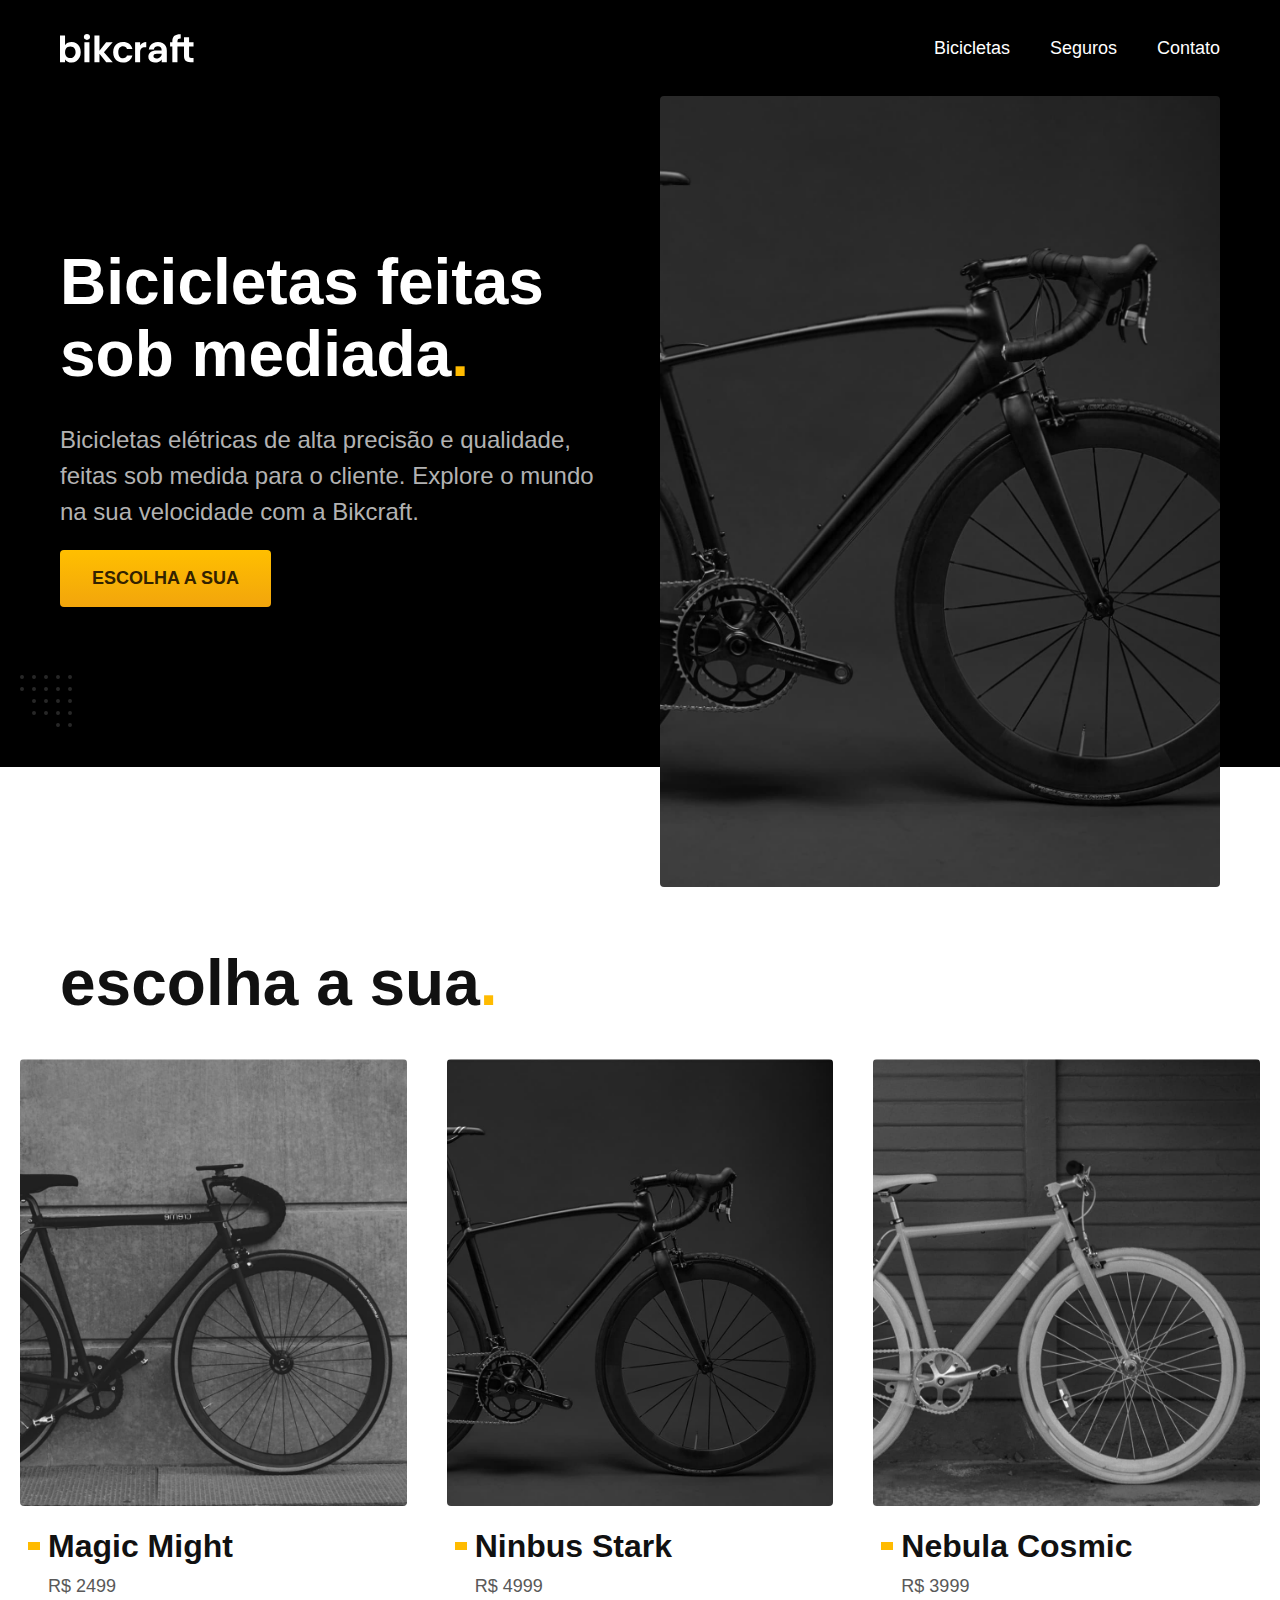
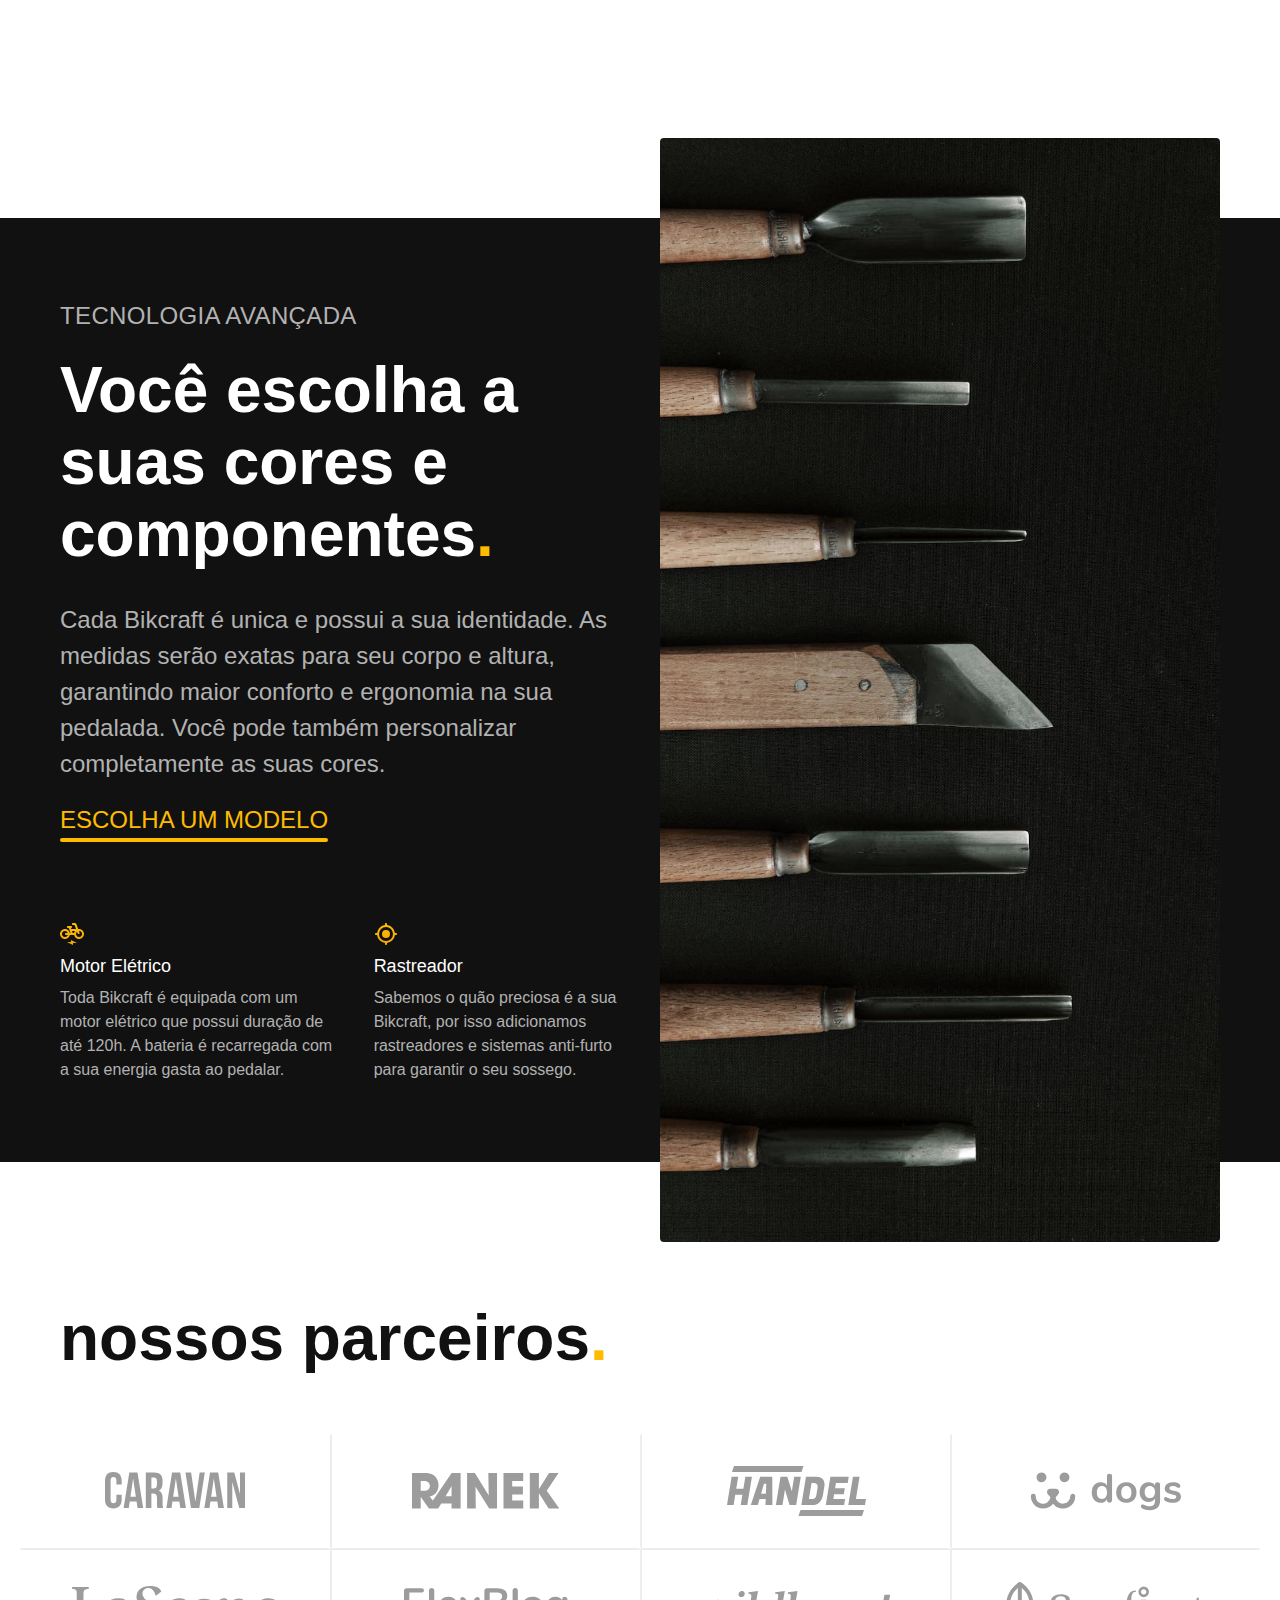
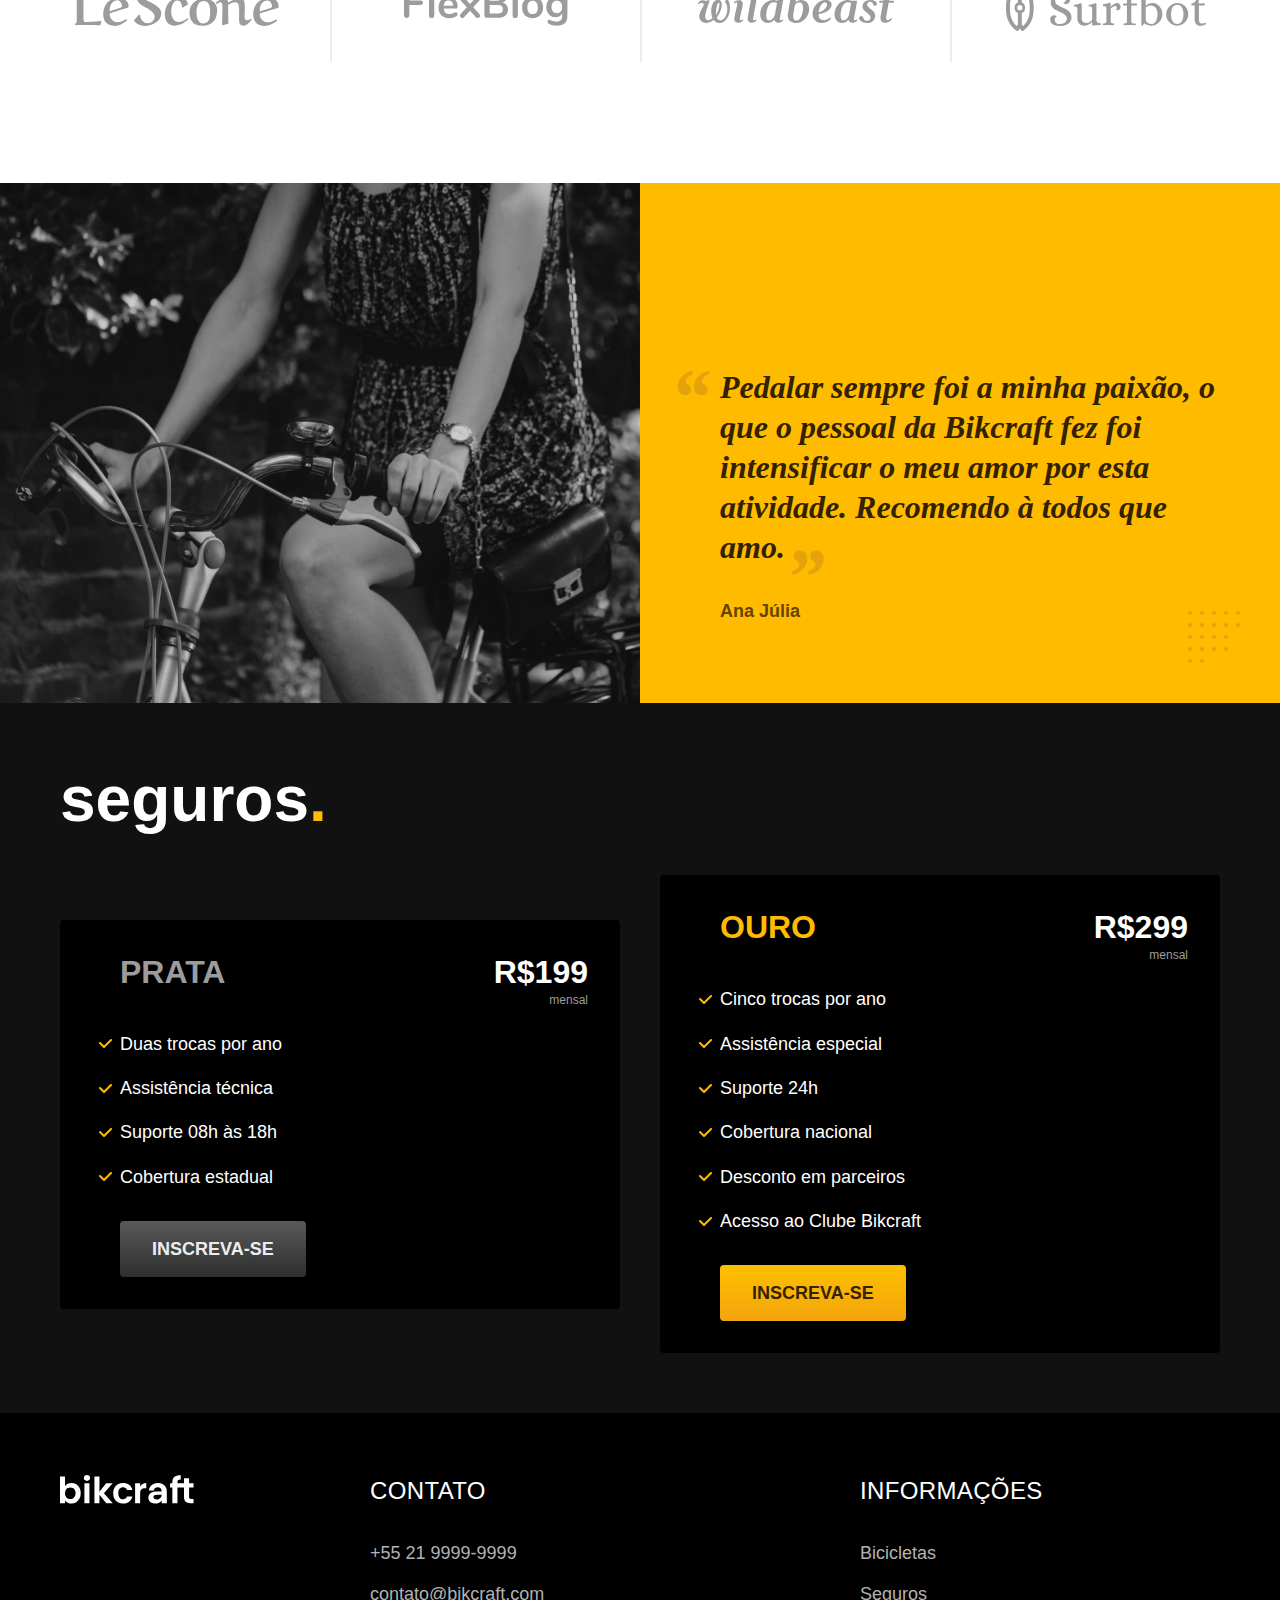
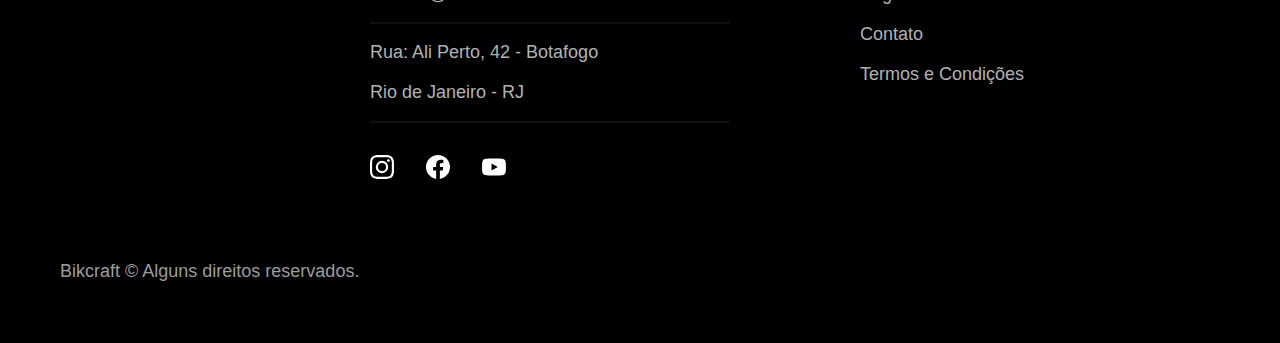
<file: index.html>
<!DOCTYPE html>
<html lang="pt-br">

    <head>

        <meta charset="UTF-8">
        <meta name="viewport" content="width=device-width, initial-scale=1.0 shrink-to-fit=no">
        <meta name="author" content="Gabriel Felipe de Oliveira Rateiro">
        <meta name="description" content="Bicicletas elétricas de alta precisão e qualidade,  feitas sob medida para o cliente. Explore o mundo na sua velocidade com a Bikcraft. Gabriel Felipe de Oliveira Rateiro Bicicletas.">
       
        <!-- ? Link para o favicon -->
        <link rel="shortcut icon" href="./assets/icons/favicon.svg" type="image/x-icon">

        <!-- ? Link para o style.css - global -->
        <link rel="preload" href="./components/css/style.css" as="stylesheet">
        <link rel="stylesheet" href="./components/css/style.css">

        <!-- ? Link para as fonts -->
        <!-- <link rel="preconnect" href="https://fonts.googleapis.com">
        <link rel="preconnect" href="https://fonts.gstatic.com" crossorigin>
        <link href="https://fonts.googleapis.com/css2?family=Merriweather:ital,wght@1,900&family=Poppins:wght@400;600&family=Roboto:wght@400;500&display=swap" rel="stylesheet"> -->
        
        <title>Bikcraft - Bicicletas Elétricas</title>

    </head>

    <body>
        
        <header class="header-bg">

            <div class="container header">
              
                <a href="./"><img src="./assets/icons/bikcraft.svg" width="136" height="32" alt="Logo-bikcraft"></a>
              
                <nav aria-label="navegacao-primaria">

                    <ul class="header-menu font-1-m cor-0">
                        <li><a href="./bicicletas.html">Bicicletas</a></li>
                        <li><a href="./seguros.html">Seguros</a></li>
                        <li><a href="./contato.html">Contato</a></li>
                    </ul>

                </nav>

            </div>

        </header>

        <main class="introducao-bg">

            <div class="introducao container">
                <div class="introducao-conteudo">
                    <h1 class="font-1-xxl cor-0">Bicicletas feitas sob mediada<span class="cor-p1">.</span></h1>
                    <p class="font-2-l cor-5">Bicicletas elétricas de alta precisão e qualidade,  feitas sob medida para o cliente. Explore o mundo na sua velocidade com a Bikcraft.</p>
                    <a class="botao" href="./bicicletas.html">Escolha a sua</a>
                </div>

                <picture class="introducao-imagem">

                    <source media="(max-width: 800px)" srcset="./assets/imgs/bicicletas/bicicleta1.jpg">

                    <img src="./assets/imgs/fotos/introducao.jpg" width="1280" height="1600" alt="Bicicleta Elétrica Preta.">

                </picture>

            </div>

        </main>

        <article class="bicicletas-lista">

            <h2 class="container font-1-xxl">escolha a sua<span class="cor-p1">.</span></h2>
            
            <ul>
                <li>
                    <a href="./bicicletas/magic.html">
                        <img src="./assets/imgs/bicicletas/magic-home.jpg" width="920" height="1064" alt="Bicleta preta.">
                        <h3 class="font-1-xl">Magic Might</h3>
                        <span class="font-2-m cor-8">R$ 2499</span>
                    </a>
                </li>

                <li>
                    <a href="./bicicletas/nimbus.html">
                        <img src="./assets/imgs/bicicletas/nimbus-home.jpg" width="920" height="1064"  alt="">
                        <h3 class="font-1-xl">Ninbus Stark</h3>
                        <span class="font-2-m cor-8">R$ 4999</span>
                    </a>
                </li>

                <li>
                    <a href="./bicicletas/nebula.html">
                        <img src="./assets/imgs/bicicletas/nebula-home.jpg" width="920" height="1064" alt="">
                        <h3 class="font-1-xl">Nebula Cosmic</h3>
                        <span class="font-2-m cor-8">R$ 3999</span>
                    </a>
                </li>

            </ul>

        </article>

        <article class="tecnologia-bg">

            <div class="tecnologia container">

                <div class="tecnologia-conteudo">

                    <span class="font-2-l-b cor-5">Tecnologia Avançada</span>
                    <h2 class="font-1-xxl cor-0">Você escolha a suas cores e componentes<span class="cor-p1">.</span></h2>
                    <p class="font-2-l cor-5">Cada Bikcraft é unica e possui a sua identidade. As medidas serão exatas para seu corpo e altura, garantindo maior conforto e ergonomia na sua pedalada. Você pode também personalizar completamente as suas cores.</p>
                    <a class="link" href="./bicicletas.html">Escolha um Modelo</a>

                    <div class="tecnologia-vantagens">

                        <div>
                            <img src="./assets/icons/caracteristicas/eletrica.svg" width="24" height="24" alt="Elétrica.">
                            <h3 class="font-1-m cor-0">Motor Elétrico</h3>
                            <p class="font-2-s cor-5">Toda Bikcraft é equipada com um motor elétrico que possui duração de até 120h. A bateria é recarregada com a sua energia gasta ao pedalar.</p>
                        </div>

                        <div>
                            <img src="./assets/icons/caracteristicas/rastreador.svg"  width="24" height="24" alt="Rastreador.">
                            <h3 class="font-1-m cor-0">Rastreador</h3>
                            <p class="font-2-s cor-5">Sabemos o quão preciosa é a sua Bikcraft, por isso adicionamos rastreadores e sistemas anti-furto para garantir o seu sossego.</p>
                        </div>

                    </div>

                </div>

                <div class="tecnologia-imagem">

                    <img src="./assets/imgs/fotos/tecnologia.jpg" width="1200" height="1922" alt="#">

                </div>

            </div>

        </article>

        <section class="parceiros" aria-label="Nosso Parceiros">

            <h2 class="container font-1-xxl">nossos parceiros<span class="cor-p1">.</span></h2>

            <ul>

                <li><img src="./assets/icons/parceiros/caravan.svg" width="140" height="38" alt="Caravan-parceiro"></li>
                <li><img src="./assets/icons/parceiros/ranek.svg" width="148" height="36" alt="Ranek-parceiro"></li>
                <li><img src="./assets/icons/parceiros/handel.svg" width="139" height="50" alt="Handel-parceiro"></li>
                <li><img src="./assets/icons/parceiros/dogs.svg" width="152" height="39" alt="Dogs-parceiro"></li>
                <li><img src="./assets/icons/parceiros/lescone.svg" width="208" height="41" alt="Lescone-parceiro"></li>
                <li><img src="./assets/icons/parceiros/flexblog.svg" width="164" height="38" alt="Flexblog-parceiro"></li>
                <li><img src="./assets/icons/parceiros/wildbeast.svg" width="196" height="34" alt="Wildbeast-parceiro"></li>
                <li><img src="./assets/icons/parceiros/surfbot.svg" width="200" height="49" alt="Surfbot-parceiro"></li>

            </ul>

        </section>

        <section class="depoimento" aria-label="Depoimento">

            <div>
                
                <img src="./assets/imgs/fotos/depoimento.jpg" width="1560" height="1360" alt="Depoimento">
            
            </div>

            <div class="depoimento-conteudo">
                
                <blockquote class="font-1-xl cor-p5">

                    <p>Pedalar sempre foi a minha paixão, o que o pessoal da Bikcraft fez foi intensificar o meu amor por esta atividade. Recomendo à todos que amo.</p>

                </blockquote>

                <span class="font-1-m-b cor-p4">Ana Júlia</span>

            </div>

        </section>

        <article class="seguros-bg">

            <div class="seguros container">

                <h2 class="font-1-xxl cor-0">seguros<span class="cor-p1">.</span></h2>

                <div class="seguros-item">
                    
                    <h3 class="font-1-xl cor-6">Prata</h3>
                    <span class="font-1-xl cor-0">R$199 <span class="font-1-xs cor-6">mensal</span></span>

                    <ul class="font-2-m cor-0">
                        <li>Duas trocas por ano</li>
                        <li>Assistência técnica</li>
                        <li>Suporte 08h às 18h</li>
                        <li>Cobertura estadual</li>
                    </ul>

                    <a class="botao secundario" href="./orcamento.html">Inscreva-se</a>

                </div>

                
                <div class="seguros-item">
                    
                    <h3 class="font-1-xl cor-p1">Ouro</h3>
                    <span class="font-1-xl cor-0">R$299 <span class="font-1-xs cor-6">mensal</span></span>

                    <ul class="font-2-m cor-0">
                        <li>Cinco trocas por ano</li>
                        <li>Assistência especial</li>
                        <li>Suporte 24h</li>
                        <li>Cobertura nacional</li>
                        <li>Desconto em parceiros</li>
                        <li>Acesso ao Clube Bikcraft</li>
                    </ul>

                    <a class="botao" href="./orcamento.html">Inscreva-se</a>

                </div>

            </div>

        </article>

        <footer class="footer-bg">

            <div class="footer container">

                <a href="./index.html"><img src="./assets/icons/bikcraft.svg" width="136" height="24" alt="Logo Bikcraft"></a>

                <div class="footer-contato">

                    <h3 class="font-2-l-b cor-0">Contato</h3>

                    <ul class="font-2-m cor-5">

                        <li><a href="tel:+552199999999"> +55 21 9999-9999</a></li>
                        <li><a href="mailto:contato@bikcraft.com">contato@bikcraft.com</a></li>
                        <li>Rua: Ali Perto, 42 - Botafogo</li>
                        <li>Rio de Janeiro - RJ</li>

                    </ul>
                    
                    <div class="footer-redes">
    
                        <a href="./">
    
                            <img src="./assets/icons/redes/instagram.svg" width="24" height="24" alt="Instagram">
    
                        </a>
    
                        <a href="./">
    
                            <img src="./assets/icons/redes/facebook.svg" width="24" height="24" alt="Facebook">
    
    
                        </a>
    
                        <a href="./">
    
                            <img src="./assets/icons/redes/youtube.svg" width="24" height="24" alt="Youtube">
    
                        </a>
    
                    </div>

                </div>


                <div class="footer-informacoes">

                    <h3 class="font-2-l-b cor-0">Informações</h3>

                    <nav aria-label="Nevegação Secundárias">

                        <ul class="font-1-m cor-5">

                            <li><a href="./bicicletas.html">Bicicletas</a></li>
                            <li><a href="./seguros.html">Seguros</a></li>
                            <li><a href="./contato.html">Contato</a></li>
                            <li><a href="./termos.html">Termos e Condições</a></li>

                        </ul>

                    </nav>
                    
                </div>

                <p class="footer-copy font-2-m cor-6">Bikcraft &copy; Alguns direitos reservados.</p>

            </div>

        </footer>

    </body>

</html>
</file>
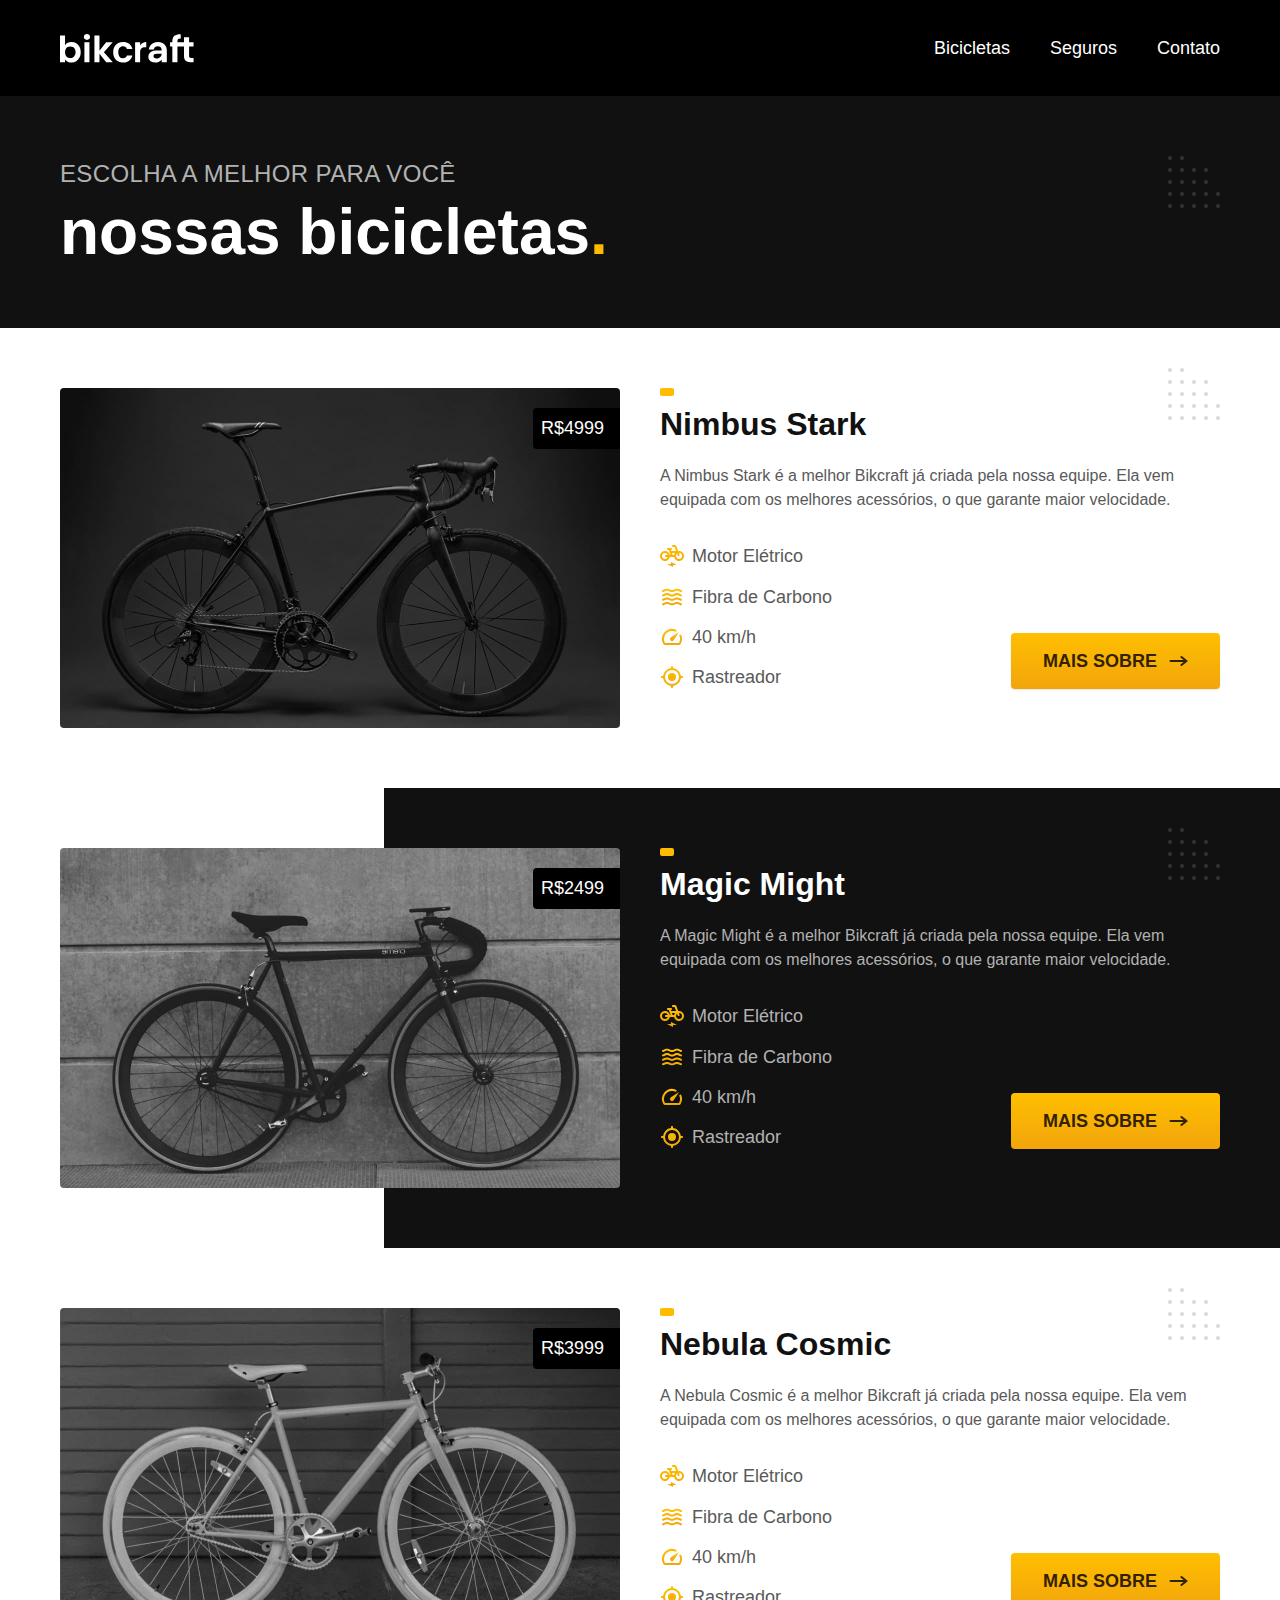
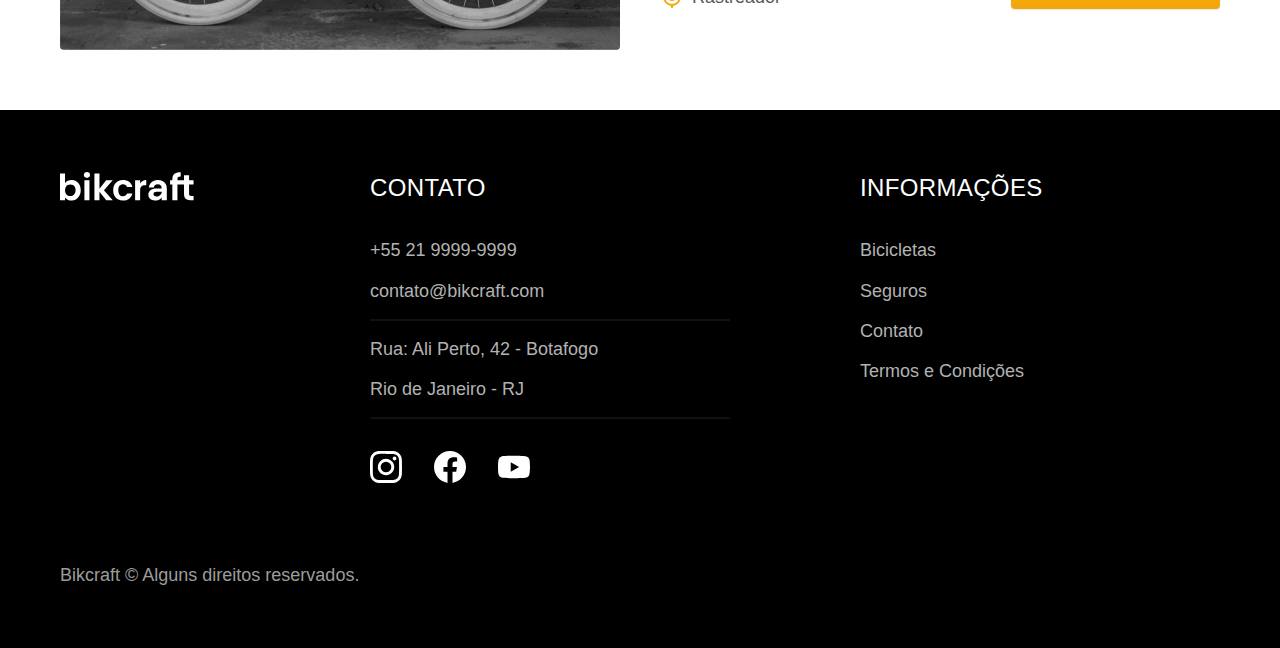
<file: bicicletas.html>
<!DOCTYPE html>
<html lang="pt-br">

    <head>

        <meta charset="UTF-8">
        <meta name="viewport" content="width=device-width, initial-scale=1.0 shrink-to-fit=no">
        <meta name="author" content="Gabriel Felipe de Oliveira Rateiro">
        <meta name="description" content="Bicicletas elétricas de alta precisão e qualidade,  feitas sob medida para o cliente. Explore o mundo na sua velocidade com a Bikcraft. Gabriel Felipe de Oliveira Rateiro Bicicletas.">
       
        <!-- ? Link para o favicon -->
        <link rel="shortcut icon" href="./assets/icons/favicon.svg" type="image/x-icon">

        <!-- ? Link para o style.css - global -->
        <link rel="preload" href="./components/css/style.css" as="stylesheet">
        <link rel="stylesheet" href="./components/css/style.css">
        <!-- ? Link para as fonts -->
        <!-- <link rel="preconnect" href="https://fonts.googleapis.com">
        <link rel="preconnect" href="https://fonts.gstatic.com" crossorigin>
        <link href="https://fonts.googleapis.com/css2?family=Merriweather:ital,wght@1,900&family=Poppins:wght@400;600&family=Roboto:wght@400;500&display=swap" rel="stylesheet"> -->
        
        <title>Bicicletas | Bikcraft</title>

    </head>

    <body id="bicicletas">
        
        <header class="header-bg">

            <div class="container header">
              
                <a href="./"><img src="./assets/icons/bikcraft.svg" width="136" height="32" alt="Logo-bikcraft"></a>
              
                <nav aria-label="navegacao-primaria">

                    <ul class="header-menu font-1-m cor-0">
                        <li><a href="./bicicletas.html">Bicicletas</a></li>
                        <li><a href="./seguros.html">Seguros</a></li>
                        <li><a href="./contato.html">Contato</a></li>
                    </ul>

                </nav>

            </div>

        </header>

        <main>

            <div class="titulo-bg">

                <div class="titulo container">

                    <p class="font-2-l-b cor-5">Escolha a melhor para você</p>
                    <h1 class="font-1-xxl cor-0">nossas bicicletas<span class="cor-p1">.</span></h1>

                </div>

            </div>

            <div class="bicicletas container">

                <div class="bicicletas-imagem">

                    <img src="./assets/imgs/bicicletas/bicicleta1.jpg" width="1120" height="680" alt="Bicicicleta preta.">
                    <span class="font-2-m cor-0">R$4999</span>

                </div>

                <div class="bicicletas-conteudo">

                    <h2 class="font-1-xl">Nimbus Stark</h2>
                    <p class="font-2-s cor-8">A Nimbus Stark é a melhor Bikcraft já criada pela nossa equipe. Ela vem equipada com os melhores acessórios, o que garante maior velocidade.</p>

                    <ul class="font-1-m cor-8">
                        <li>
                            <img src="./assets/icons/caracteristicas/eletrica.svg" width="24" height="24" alt="">
                            Motor Elétrico
                        </li>

                        <li>
                            <img src="./assets/icons/caracteristicas/carbono.svg" width="24" height="24" alt="">
                            Fibra de Carbono
                        </li>

                        <li>
                            <img src="./assets/icons/caracteristicas/velocidade.svg" width="24" height="24" alt="">
                            40 km/h
                        </li>

                        <li>
                            <img src="./assets/icons/caracteristicas/rastreador.svg" width="24" height="24" alt="">
                            Rastreador
                        </li>

                    </ul>

                    <a class="botao seta" href="./bicicletas/nimbus.html">Mais Sobre</a>

                </div>

            </div>

            <div class="bicicletas-bg">

                <div class="bicicletas container">

                    <div class="bicicletas-imagem">

                        <img src="./assets/imgs/bicicletas/bicicleta2.jpg" width="1120" height="680" alt="Bicicicleta preta.">
                        <span class="font-2-m cor-0">R$2499</span>

                    </div>

                    <div class="bicicletas-conteudo">

                        <h2 class="font-1-xl cor-0">Magic Might</h2>
                        <p class="font-2-s cor-5">A Magic Might é a melhor Bikcraft já criada pela nossa equipe. Ela vem equipada com os melhores acessórios, o que garante maior velocidade.</p>

                        <ul class="font-1-m cor-5">
                            <li>
                                <img src="./assets/icons/caracteristicas/eletrica.svg" width="24" height="24" alt="">
                                Motor Elétrico
                            </li>

                            <li>
                                <img src="./assets/icons/caracteristicas/carbono.svg" width="24" height="24" alt="">
                                Fibra de Carbono
                            </li>

                            <li>
                                <img src="./assets/icons/caracteristicas/velocidade.svg" width="24" height="24" alt="">
                                40 km/h
                            </li>

                            <li>
                                <img src="./assets/icons/caracteristicas/rastreador.svg" width="24" height="24" alt="">
                                Rastreador
                            </li>

                        </ul>

                        <a class="botao seta" href="./bicicletas/magic.html">Mais Sobre</a>

                    </div>

                </div>

            </div>

            <div class="bicicletas container">

                <div class="bicicletas-imagem">

                    <img src="./assets/imgs/bicicletas/bicicleta3.jpg" width="1120" height="680" alt="Bicicicleta preta.">
                    <span class="font-2-m cor-0">R$3999</span>

                </div>

                <div class="bicicletas-conteudo">

                    <h2 class="font-1-xl">Nebula Cosmic</h2>
                    <p class="font-2-s cor-8">A Nebula Cosmic é a melhor Bikcraft já criada pela nossa equipe. Ela vem equipada com os melhores acessórios, o que garante maior velocidade.</p>

                    <ul class="font-1-m cor-8">
                        <li>
                            <img src="./assets/icons/caracteristicas/eletrica.svg" width="24" height="24" alt="">
                            Motor Elétrico
                        </li>

                        <li>
                            <img src="./assets/icons/caracteristicas/carbono.svg" width="24" height="24" alt="">
                            Fibra de Carbono
                        </li>

                        <li>
                            <img src="./assets/icons/caracteristicas/velocidade.svg" width="24" height="24" alt="">
                            40 km/h
                        </li>

                        <li>
                            <img src="./assets/icons/caracteristicas/rastreador.svg" width="24" height="24" alt="">
                            Rastreador
                        </li>

                    </ul>

                    <a class="botao seta" href="./bicicletas/nebula.html">Mais Sobre</a>


                </div>

            </div>

        </main>

        <footer class="footer-bg">

            <div class="footer container">

                <a href="./index.html"><img src="./assets/icons/bikcraft.svg" width="136" height="32" alt="Logo Bikcraft"></a>

                <div class="footer-contato">

                    <h3 class="font-2-l-b cor-0">Contato</h3>

                    <ul class="font-2-m cor-5">

                        <li><a href="tel:+552199999999"> +55 21 9999-9999</a></li>
                        <li><a href="mailto:contato@bikcraft.com">contato@bikcraft.com</a></li>
                        <li>Rua: Ali Perto, 42 - Botafogo</li>
                        <li>Rio de Janeiro - RJ</li>

                    </ul>
                    
                    <div class="footer-redes">
    
                        <a href="./">
    
                            <img src="./assets/icons/redes/instagram.svg" width="32" height="32" alt="Instagram">
    
                        </a>
    
                        <a href="./">
    
                            <img src="./assets/icons/redes/facebook.svg" width="32" height="32" alt="Facebook">
    
    
                        </a>
    
                        <a href="./">
    
                            <img src="./assets/icons/redes/youtube.svg" width="32" height="32" alt="Youtube">
    
                        </a>
    
                    </div>

                </div>

                <div class="footer-informacoes">

                    <h3 class="font-2-l-b cor-0">Informações</h3>

                    <nav aria-label="Nevegação Secundárias">

                        <ul class="font-1-m cor-5">

                            <li><a href="./bicicletas.html">Bicicletas</a></li>
                            <li><a href="./seguros.html">Seguros</a></li>
                            <li><a href="./contato.html">Contato</a></li>
                            <li><a href="./termos.html">Termos e Condições</a></li>

                        </ul>

                    </nav>
                    
                </div>

                <p class="footer-copy font-2-m cor-6">Bikcraft &copy; Alguns direitos reservados.</p>

            </div>

        </footer>

    </body>

</html>
</file>
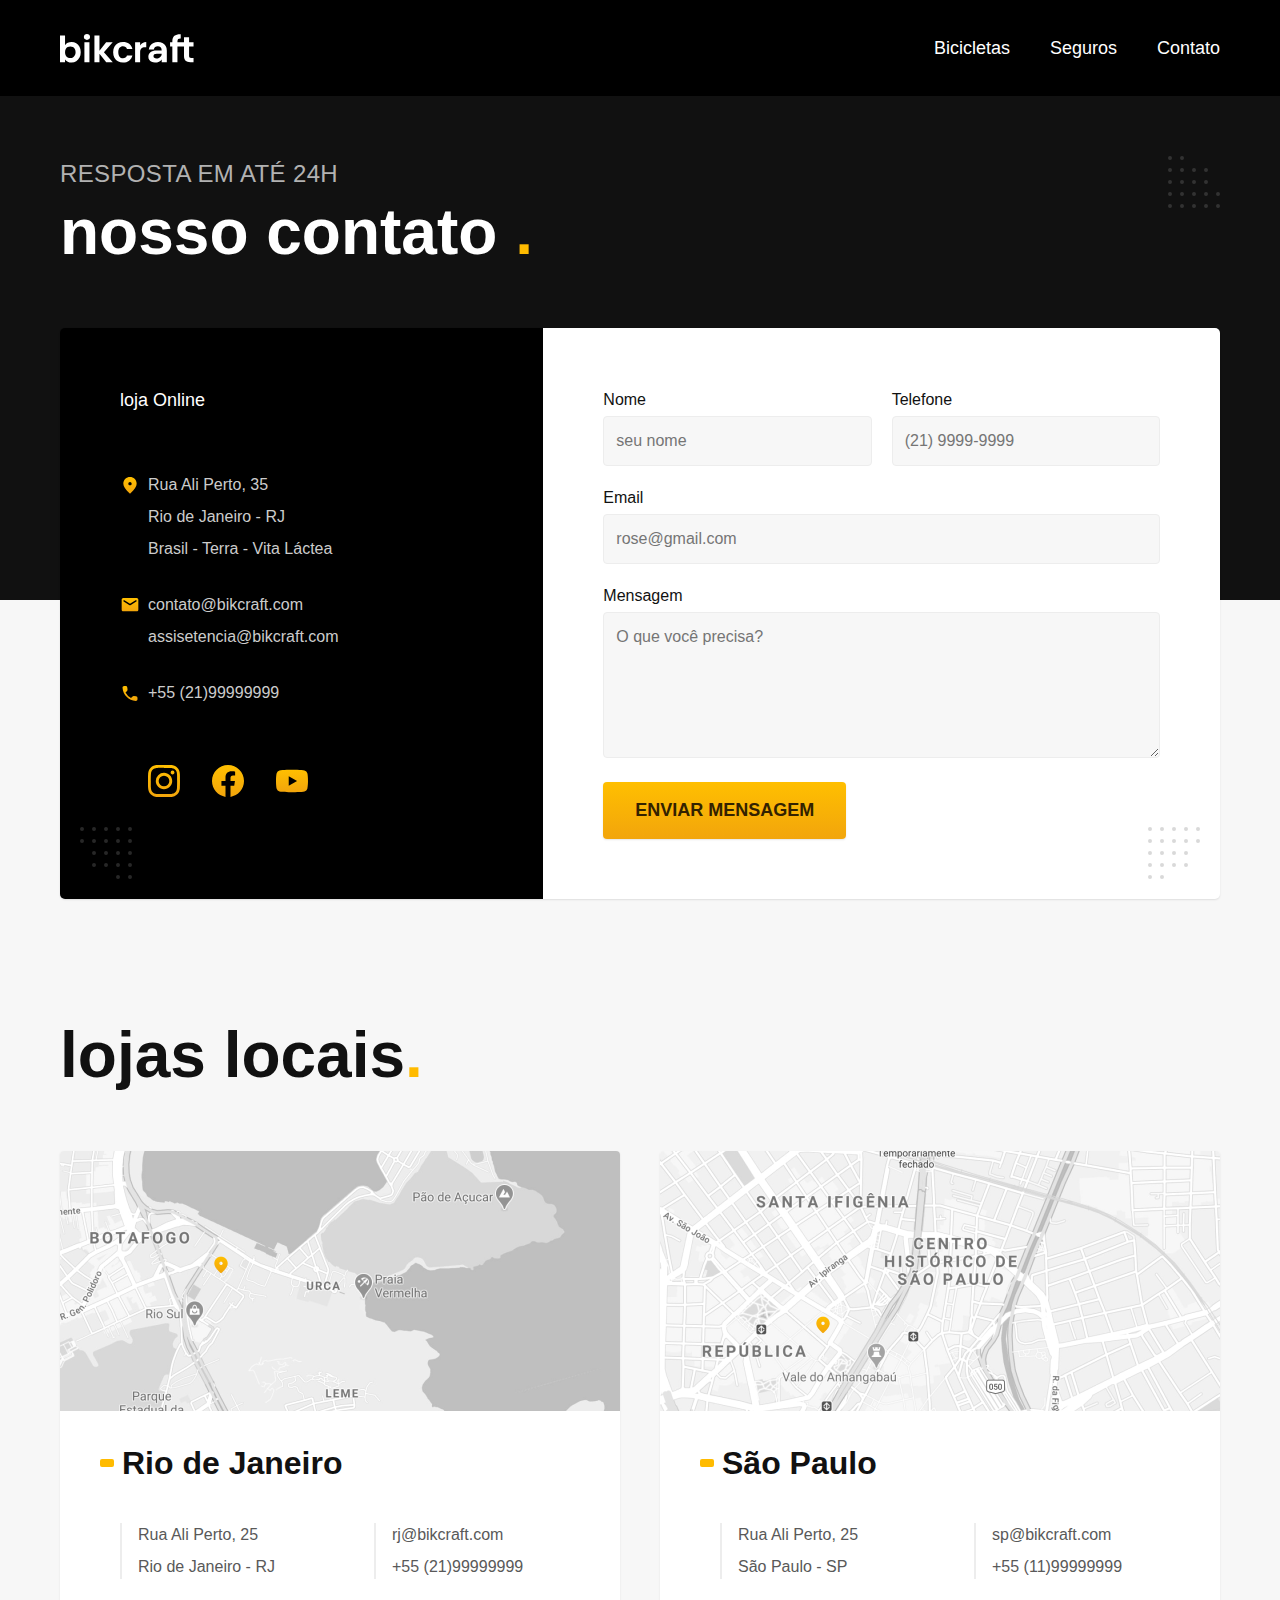
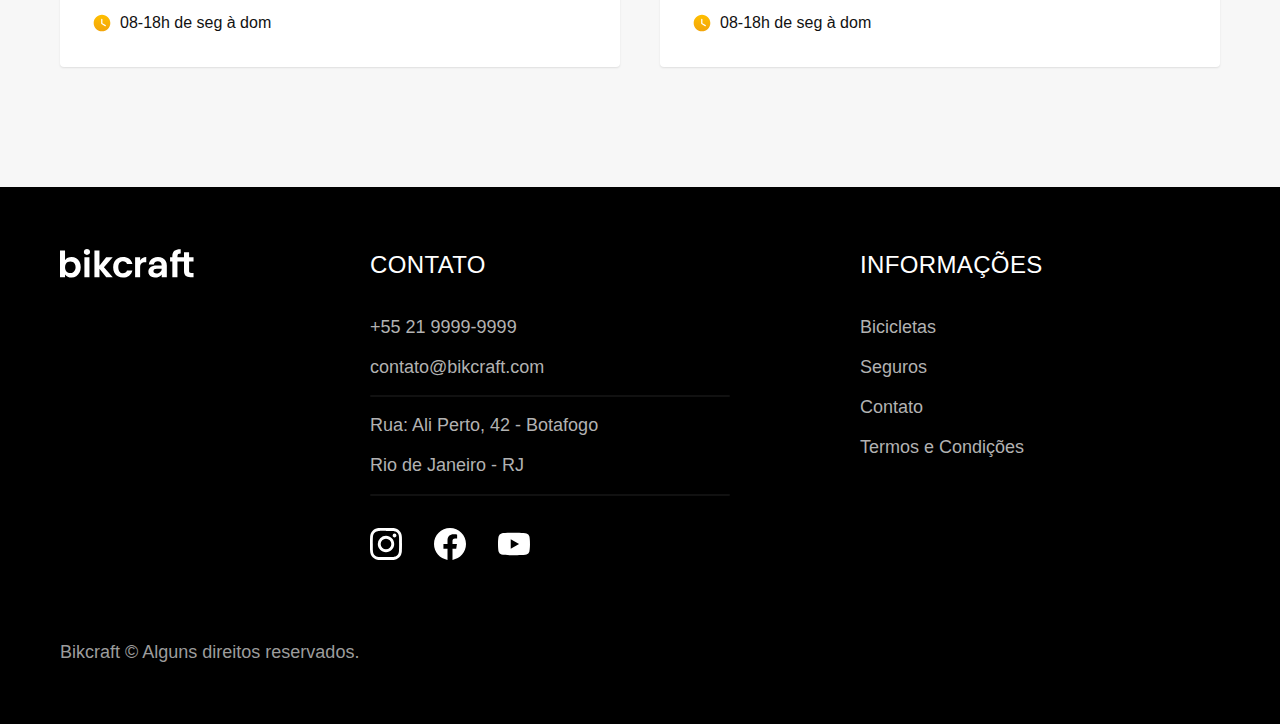
<file: contato.html>
<!DOCTYPE html>
<html lang="pt-br">

    <head>

        <meta charset="UTF-8">
        <meta name="viewport" content="width=device-width, initial-scale=1.0 shrink-to-fit=no">
        <meta name="author" content="Gabriel Felipe de Oliveira Rateiro">
        <meta name="description" content="Tem algo que queira tratar com a nossa equipe vá em frente use essa página para entrar em contato conosco, resposta em até 24 horas. Gabriel Felipe de Oliveira Rateiro Bicicletas.">
       
        <!-- ? Link para o favicon -->
        <link rel="shortcut icon" href="./assets/icons/favicon.svg" type="image/x-icon">

        <!-- ? Link para o style.css - global -->
<link rel="preload" href="./components/css/style.css" as="stylesheet">
        <link rel="stylesheet" href="./components/css/style.css">
        <!-- ? Link para as fonts -->
        <!-- <link rel="preconnect" href="https://fonts.googleapis.com">
        <link rel="preconnect" href="https://fonts.gstatic.com" crossorigin>
        <link href="https://fonts.googleapis.com/css2?family=Merriweather:ital,wght@1,900&family=Poppins:wght@400;600&family=Roboto:wght@400;500&display=swap" rel="stylesheet"> -->
        
        <title>Contato | Bikcraft</title>

    </head>

    <body id="contato">
        
        <header class="header-bg">

            <div class="container header">
              
                <a href="./"><img src="./assets/icons/bikcraft.svg" width="136" height="32" alt="Logo-bikcraft"></a>
              
                <nav aria-label="navegacao-primaria">

                    <ul class="header-menu font-1-m cor-0">
                        <li><a href="./bicicletas.html">Bicicletas</a></li>
                        <li><a href="./seguros.html">Seguros</a></li>
                        <li><a href="./contato.html">Contato</a></li>
                    </ul>

                </nav>

            </div>

        </header>

        <main>

            <div class="titulo-bg">

                <div class="titulo container">

                    <p class="font-2-l-b cor-5">Resposta em até 24h</p>
                    <h1 class="font-1-xxl cor-0">nosso contato <span class="cor-p1">.</span></h1>

                </div>

            </div>

            <div class="contato container">

                <section class="contato-dados" aria-label="Endereço">

                    <h2 class="font-1-m cor-0">loja Online</h2>
                    <div class="contato-endereco font-2-s cor-4">

                        <p>Rua Ali Perto, 35</p>
                        <p>Rio de Janeiro - RJ</p>
                        <p>Brasil - Terra - Vita Láctea</p>

                    </div>

                    <address class="contato-meios font-2-s cor-4">

                        <a href="mailto:contato@bikcraft.com">contato@bikcraft.com</a>
                        <a href="mailto:assisetencia@bikcraft.com">assisetencia@bikcraft.com</a>
                        <a href="tel:+552199999999">+55 (21)99999999</a>

                    </address>

                    <div class="contato-redes">

                        <a href="./">
    
                            <img src="./assets/icons/redes/instagram-p.svg" width="32" height="32" alt="Instagram">
    
                        </a>
    
                        <a href="./">
    
                            <img src="./assets/icons/redes/facebook-p.svg" width="32" height="32" alt="Facebook">
    
    
                        </a>
    
                        <a href="./">
    
                            <img src="./assets/icons/redes/youtube-p.svg" width="32" height="32" alt="Youtube">
    
                        </a>

                    </div>

                </section>

                <section class="contato-formulario" aria-label="Formulário">

                    <form action="./contato.html" class="form">

                        <div>

                            <label for="nome">Nome</label>
                            <input type="text" name="nome" id="nome" placeholder="seu nome">

                        </div>

                        <div>

                            <label for="telefone">Telefone</label>
                            <input type="text" name="telefone" id="telefone" placeholder="(21) 9999-9999">

                        </div>

                        <div class="col2">

                            <label for="email">Email</label>
                            <input type="email" name="email" id="email" placeholder="rose@gmail.com">

                        </div>

                        <div class="col2">

                            <label for="mensagem">Mensagem</label>
                            <textarea name="mensagem" id="mensagem" rows="5" placeholder="O que você precisa?"></textarea>

                        </div>
                        
                        <button class="botao col2">Enviar Mensagem</button>

                    </form>

                </section>
                
            </div>

        </main>

        <article class="lojas container">

            <h2 class="font-1-xxl">lojas locais<span class="cor-p1">.</span></h2>

            <div class="lojas-item">
                
                <img src="./assets/imgs/lojas/rj.jpg" width="1120" height="520" alt="Mapa do Localde enderço da Bikcraft Rua: Ali Perto, 42 - Botafogo Rio de Janeiro - RJ">
                
                <div class="lojas-conteudo">

                    <h3 class="font-1-xl">Rio de Janeiro</h3>

                    <div class="lojas-dados font-2-s cor-8">

                        <p>Rua Ali Perto, 25</p>
                        <p>Rio de Janeiro - RJ</p>

                    </div>

                    <div class="lojas-dados font-2-s cor-8">

                        <a href="mailto:rj@bikcraft.com">rj@bikcraft.com</a>
                        <a href="tel:+552199999999">+55 (21)99999999</a>

                    </div>

                    <p class="lojas-tempo font-1-s"><img src="./assets/icons/horario.svg" alt="">08-18h de seg à dom</p>

                </div>
            
            </div>

            <div class="lojas-item">
                
                <img src="./assets/imgs/lojas/sp.jpg" width="1120" height="520" alt="Mapa do Localde enderço da Bikcraft Rua: Ali Perto, 42 - Botafogo São Paulo - SP">
                
                <div class="lojas-conteudo">

                    <h3 class="font-1-xl">São Paulo</h3>

                    <div class="lojas-dados font-2-s cor-8">

                        <p>Rua Ali Perto, 25</p>
                        <p>São Paulo - SP</p>

                    </div>

                    <div class="lojas-dados font-2-s cor-8">

                        <a href="mailto:sp@bikcraft.com">sp@bikcraft.com</a>
                        <a href="tel:+551199999999">+55 (11)99999999</a>

                    </div>

                    <p class="lojas-tempo font-1-s"><img src="./assets/icons/horario.svg" alt="">08-18h de seg à dom</p>

                </div>
            
            </div>

        </article>

        <footer class="footer-bg">

            <div class="footer container">

                <a href="./index.html"><img src="./assets/icons/bikcraft.svg" width="136" height="32" alt="Logo Bikcraft"></a>

                <div class="footer-contato">

                    <h3 class="font-2-l-b cor-0">Contato</h3>

                    <ul class="font-2-m cor-5">

                        <li><a href="tel:+552199999999"> +55 21 9999-9999</a></li>
                        <li><a href="mailto:contato@bikcraft.com">contato@bikcraft.com</a></li>
                        <li>Rua: Ali Perto, 42 - Botafogo</li>
                        <li>Rio de Janeiro - RJ</li>

                    </ul>
                    
                    <div class="footer-redes">
    
                        <a href="./">
    
                            <img src="./assets/icons/redes/instagram.svg" width="32" height="32" alt="Instagram">
    
                        </a>
    
                        <a href="./">
    
                            <img src="./assets/icons/redes/facebook.svg" width="32" height="32" alt="Facebook">
    
    
                        </a>
    
                        <a href="./">
    
                            <img src="./assets/icons/redes/youtube.svg" width="32" height="32" alt="Youtube">
    
                        </a>
    
                    </div>

                </div>


                <div class="footer-informacoes">

                    <h3 class="font-2-l-b cor-0">Informações</h3>

                    <nav aria-label="Nevegação Secundárias">

                        <ul class="font-1-m cor-5">

                            <li><a href="./bicicletas.html">Bicicletas</a></li>
                            <li><a href="./seguros.html">Seguros</a></li>
                            <li><a href="./contato.html">Contato</a></li>
                            <li><a href="./termos.html">Termos e Condições</a></li>

                        </ul>

                    </nav>
                    
                </div>

                <p class="footer-copy font-2-m cor-6">Bikcraft &copy; Alguns direitos reservados.</p>

            </div>

        </footer>

    </body>

</html>
</file>
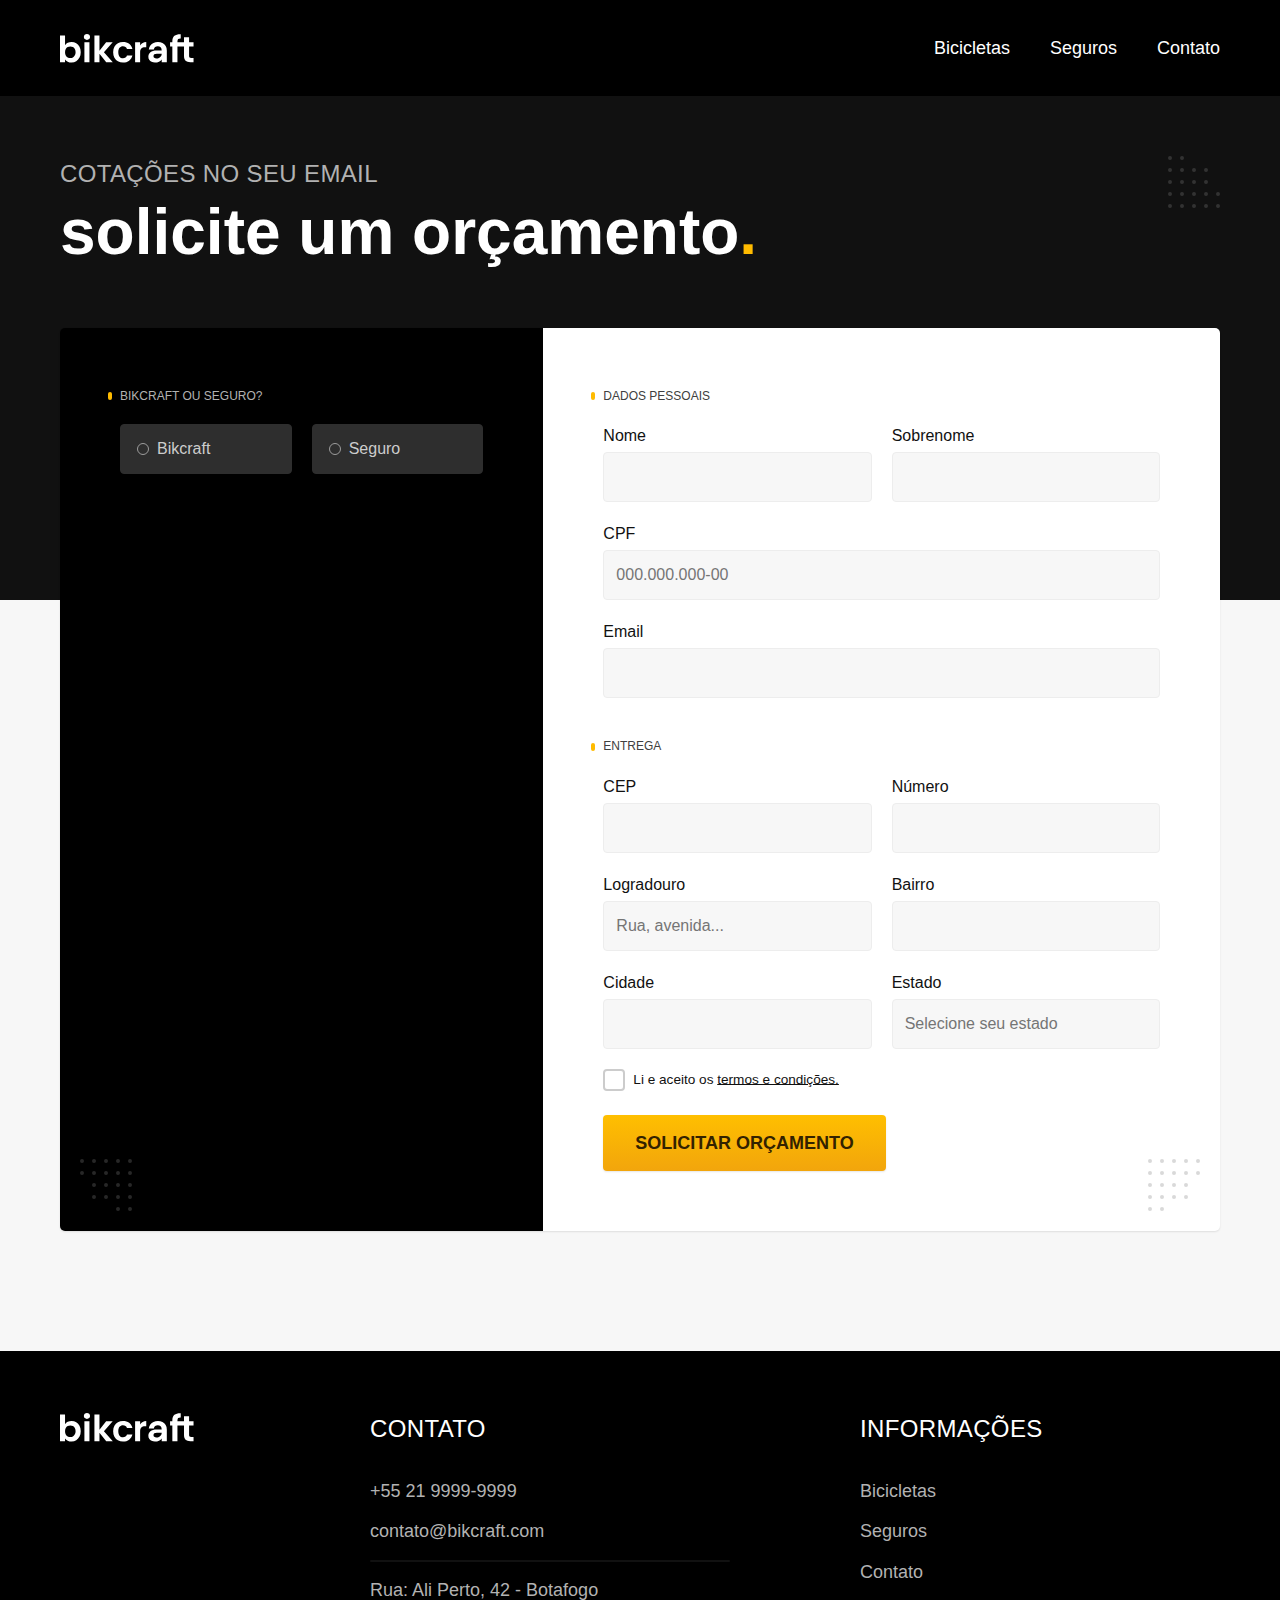
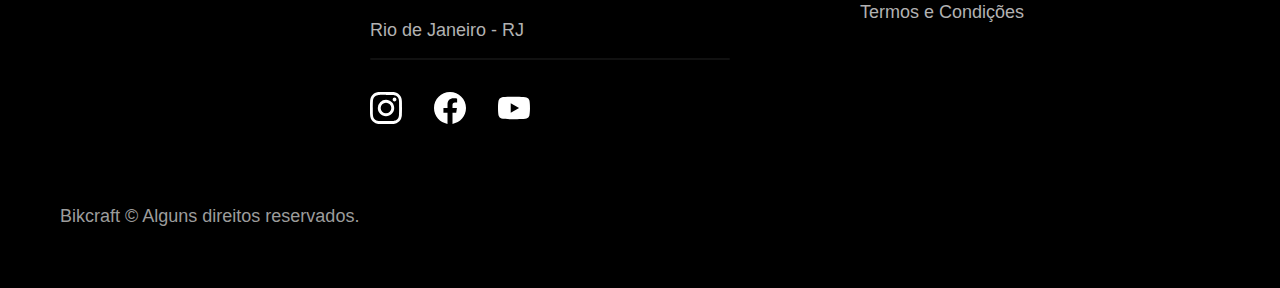
<file: orcamento.html>
<!DOCTYPE html>
<html lang="pt-br">

    <head>

        <meta charset="UTF-8">
        <meta name="viewport" content="width=device-width, initial-scale=1.0 shrink-to-fit=no">
        <meta name="author" content="Gabriel Felipe de Oliveira Rateiro">
        <meta name="description" content="Chegou o momento mais importante, o momento em que vocês escolhe pessa a pessa da sua Bikcraft, decida com cuidado pois isso impactará em sua bicicleta elétrica persolizada para você. Gabriel Felipe de Oliveira Rateiro Bicicletas.">
       
        <!-- ? Link para o favicon -->
        <link rel="shortcut icon" href="./assets/icons/favicon.svg" type="image/x-icon">

        <!-- ? Link para o style.css - global -->
        <link rel="preload" href="./components/css/style.css" as="stylesheet">
        <link rel="stylesheet" href="./components/css/style.css">
        <!-- ? Link para as fonts -->
        <!-- <link rel="preconnect" href="https://fonts.googleapis.com">
        <link rel="preconnect" href="https://fonts.gstatic.com" crossorigin>
        <link href="https://fonts.googleapis.com/css2?family=Merriweather:ital,wght@1,900&family=Poppins:wght@400;600&family=Roboto:wght@400;500&display=swap" rel="stylesheet"> -->
        
        <title>Orçamento | Bikcraft</title>

    </head>

    <body id="orcamento">
        
        <header class="header-bg">

            <div class="container header">
              
                <a href="./"><img src="./assets/icons/bikcraft.svg" width="136" height="32" alt="Logo-bikcraft"></a>
              
                <nav aria-label="navegacao-primaria">

                    <ul class="header-menu font-1-m cor-0">
                        <li><a href="./bicicletas.html">Bicicletas</a></li>
                        <li><a href="./seguros.html">Seguros</a></li>
                        <li><a href="./contato.html">Contato</a></li>
                    </ul>

                </nav>

            </div>

        </header>

        <main>

            <div class="titulo-bg">

                <div class="titulo container">

                    <p class="font-2-l-b cor-5">Cotações no seu email</p>
                    <h1 class="font-1-xxl cor-0">solicite um orçamento<span class="cor-p1">.</span></h1>

                </div>

            </div>


            <form  class="orcamento container" action="./">

                <div class="orcamento-produto">

                    <h2 class="font-1-xs cor-5">Bikcraft ou seguro?</h2>

                    <input type="radio" name="tipo" id="bikcraft" value="bikcraft"></input>
                    <label for="bikcraft">Bikcraft</label>

                    <input type="radio" name="tipo" id="seguro" value="seguro"></input>
                    <label for="seguro">Seguro</label>

                    <div class="orcamento-conteudo" id="orcamento-bikcraft">

                        <h2 class="font-1-xs cor-5">Escolha a sua</h2>

                        <input type="radio" name="produto" id="nimbus" value="nimbus"></input>
                        <label for="nimbus">Nimbus Stark <span>R$ 4999</span></label>

                        <div class="orcamento-detalhes">

                            <ul class="font-1-xs cor-8">

                                <li><img src="./assets/icons/caracteristicas/eletrica.svg" width="24" height="24" alt="Elétrica">Motor Elétrico</img></li>
                                <li><img src="./assets/icons/caracteristicas/carbono.svg" width="24" height="24" alt="Carbono">Fibra de Carbono</img></li>
                                <li><img src="./assets/icons/caracteristicas/velocidade.svg" width="24" height="24" alt="Velociade">50 km/h</img></li>
                                <li><img src="./assets/icons/caracteristicas/rastreador.svg" width="24" height="24" alt="Rastreador Instantâneo">Rastreador</img></li>

                            </ul>

                            <img src="./assets//imgs/bicicletas/bicicleta1.jpg" width="1120" height="680" alt="Bicicleta Preta">

                        </div>                         
                        
                        <input type="radio" name="produto" id="magic" value="magic"></input>
                        <label for="magic">Magic Might <span>R$ 24999</span></label>
                        
                      
                        <div class="orcamento-detalhes">

                            <ul class="font-1-xs cor-8">

                                <li><img src="./assets/icons/caracteristicas/eletrica.svg" width="24" height="24" alt="Elétrica">Motor Elétrico</img></li>
                                <li><img src="./assets/icons/caracteristicas/carbono.svg" width="24" height="24" alt="Carbono">Fibra de Carbono</img></li>
                                <li><img src="./assets/icons/caracteristicas/velocidade.svg" width="24" height="24" alt="Velociade">45 km/h</img></li>
                                <li><img src="./assets/icons/caracteristicas/rastreador.svg" width="24" height="24" alt="Rastreador Instantâneo">Rastreador</img></li>

                            </ul>

                            <img src="./assets//imgs/bicicletas/bicicleta2.jpg" width="1120" height="680" alt="Bicicleta Preta">

                        </div>                         
                        
                        <input type="radio" name="produto" id="nebula" value="nebula"></input>
                        <label for="nebula">Nebula Cosmic <span>R$ 3999</span></label>

                        <div class="orcamento-detalhes">

                            <ul class="font-1-xs cor-8">

                                <li><img src="./assets/icons/caracteristicas/eletrica.svg" width="24" height="24" alt="Elétrica">Motor Elétrico</img></li>
                                <li><img src="./assets/icons/caracteristicas/carbono.svg" width="24" height="24" alt="Carbono">Fibra de Carbono</img></li>
                                <li><img src="./assets/icons/caracteristicas/velocidade.svg" width="24" height="24" alt="Velociade">40 km/h</img></li>
                                <li><img src="./assets/icons/caracteristicas/rastreador.svg" width="24" height="24" alt="Rastreador Instantâneo">Rastreador</img></li>

                            </ul>

                            <img src="./assets//imgs/bicicletas/bicicleta3.jpg" width="1120" height="684" alt="Bicicleta Branca">

                        </div>                         
                        
                    </div>

                    <div class="orcamento-conteudo" id="orcamento-seguro">

                        <h2 class="font-1-xs cor-5">Escolha o plano</h2>
                        
                        <input type="radio" name="produto" id="prata" value="prata"></input>
                        <label for="prata">Prata <span>R$ 199</span></label>   

                        <input type="radio" name="produto" id="ouro" value="ouro"></input>
                        <label for="ouro">Ouro <span>R$ 299</span></label>   

                    </div>

                </div>

                <div class="orcamento-dados form">

                    <h2 class="font-1-xs cor-9 col2">dados pessoais</h2>

                    <div>

                        <label for="nome">Nome</label>
                        <input type="text" name="nome" id="nome">

                    </div>

                    <div>

                        <label for="sobrenome">Sobrenome</label>
                        <input type="text" name="sobrenome" id="sobrenome">

                    </div>

                    <div class="col2">

                        <label for="cpf">CPF</label>
                        <input type="text" name="cpf" id="cpf" placeholder="000.000.000-00">

                    </div>

                    <div class="col2">

                        <label for="email">Email</label>
                        <input type="email" name="email" id="email">

                    </div>

                    <h2 class="font-1-xs cor-9 col2">entrega</h2>

                    <div>

                        <label for="cep">CEP</label>
                        <input type="text" name="cep" id="cep">

                    </div>

                    <div>

                        <label for="numero">Número</label>
                        <input type="text" name="numero" id="numero">

                    </div>

                    <div>

                        <label for="logradouro">Logradouro</label>
                        <input type="text" name="logradouro" id="logradouro" placeholder="Rua, avenida...">

                    </div>

                    <div>

                        <label for="bairro">Bairro</label>
                        <input type="text" name="bairro" id="bairro">

                    </div>

                    <div>

                        <label for="cidade">Cidade</label>
                        <input type="text" name="cidade" id="cidade">

                    </div>

                    <div class="select">

                        <label for="estado">Estado</label>
                        <input type="text" name="estado" id="estado" placeholder="Selecione seu estado" onfocus="dropdown(0)" onblur="dropdown(1)">

                        <div class="dropdown">

                            <div class="listDropDown">

                                <div class="item" id="item-1" onmousedown="category(1)">Acre</div>
                                <div class="item" id="item-2" onmousedown="category(2)">Amapá</div>
                                <div class="item" id="item-3" onmousedown="category(3)">Amazonas</div>
                                <div class="item" id="item-4" onmousedown="category(4)">Pará</div>
                                <div class="item" id="item-5" onmousedown="category(5)">Rondônia</div>
                                <div class="item" id="item-6" onmousedown="category(6)">Roraima</div>
                                <div class="item" id="item-7" onmousedown="category(7)">Tocantins</div>
                                <div class="item" id="item-8" onmousedown="category(8)">Alagoas</div>
                                <div class="item" id="item-9" onmousedown="category(9)">Bahia</div>
                                <div class="item" id="item-10" onmousedown="category(10)">Ceará</div>
                                <div class="item" id="item-11" onmousedown="category(11)">Maranhão</div>
                                <div class="item" id="item-12" onmousedown="category(12)">Paraíba</div>
                                <div class="item" id="item-13" onmousedown="category(13)">Pernambuco</div>
                                <div class="item" id="item-14" onmousedown="category(14)">Piauí</div>
                                <div class="item" id="item-15" onmousedown="category(15)">Rio Grande do Norte</div>
                                <div class="item" id="item-16" onmousedown="category(16)">Sergipe</div>
                                <div class="item" id="item-17" onmousedown="category(17)">Distrito Federal</div>
                                <div class="item" id="item-18" onmousedown="category(18)">Goiás</div>
                                <div class="item" id="item-19" onmousedown="category(19)">Mato Grosso</div>
                                <div class="item" id="item-20" onmousedown="category(20)">Mato Grosso do Sul</div>
                                <div class="item" id="item-21" onmousedown="category(21)">Espírito Santo</div>
                                <div class="item" id="item-22" onmousedown="category(22)">Minas Gerais</div>
                                <div class="item" id="item-23" onmousedown="category(23)">Rio de Janeiro</div>
                                <div class="item" id="item-24" onmousedown="category(24)">São Paulo</div>
                                <div class="item" id="item-25" onmousedown="category(25)">Paraná</div>
                                <div class="item" id="item-26" onmousedown="category(26)">Rio Grande do Sul</div>
                                <div class="item" id="item-27" onmousedown="category(27)">Santa Catarina</div>


                            </div>

                        </div>
                    
                    </div>

                    <div class="custon-checkbox col2">

                        <input type="checkbox" name="termos" id="termos">
                        <label class="font-1-m" for="termos">Li e aceito os <a href="./termos.html" class="termos-link">termos e condições.</a></label>

                    </div>
                    

                    <button class="botao col2">solicitar orçamento</button>

                </div>

            </form>


        </main>

        <footer class="footer-bg">

            <div class="footer container">

                <a href="./index.html"><img src="./assets/icons/bikcraft.svg" alt="Logo Bikcraft"></a>

                <div class="footer-contato">

                    <h3 class="font-2-l-b cor-0">Contato</h3>

                    <ul class="font-2-m cor-5">

                        <li><a href="tel:+552199999999"> +55 21 9999-9999</a></li>
                        <li><a href="mailto:contato@bikcraft.com">contato@bikcraft.com</a></li>
                        <li>Rua: Ali Perto, 42 - Botafogo</li>
                        <li>Rio de Janeiro - RJ</li>

                    </ul>
                    
                    <div class="footer-redes">
    
                        <a href="./">
    
                            <img src="./assets/icons/redes/instagram.svg" alt="Instagram">
    
                        </a>
    
                        <a href="./">
    
                            <img src="./assets/icons/redes/facebook.svg" alt="Facebook">
    
    
                        </a>
    
                        <a href="./">
    
                            <img src="./assets/icons/redes/youtube.svg" alt="Youtube">
    
                        </a>
    
                    </div>

                </div>


                <div class="footer-informacoes">

                    <h3 class="font-2-l-b cor-0">Informações</h3>

                    <nav aria-label="Nevegação Secundárias">

                        <ul class="font-1-m cor-5">

                            <li><a href="./bicicletas.html">Bicicletas</a></li>
                            <li><a href="./seguros.html">Seguros</a></li>
                            <li><a href="./contato.html">Contato</a></li>
                            <li><a href="./termos.html">Termos e Condições</a></li>

                        </ul>

                    </nav>
                    
                </div>

                <p class="footer-copy font-2-m cor-6">Bikcraft &copy; Alguns direitos reservados.</p>

            </div>

        </footer>

        <!-- ? scripts -->
        <script src="./components/js/select-estado-orcamento.js"></script>

    </body>

</html>
</file>
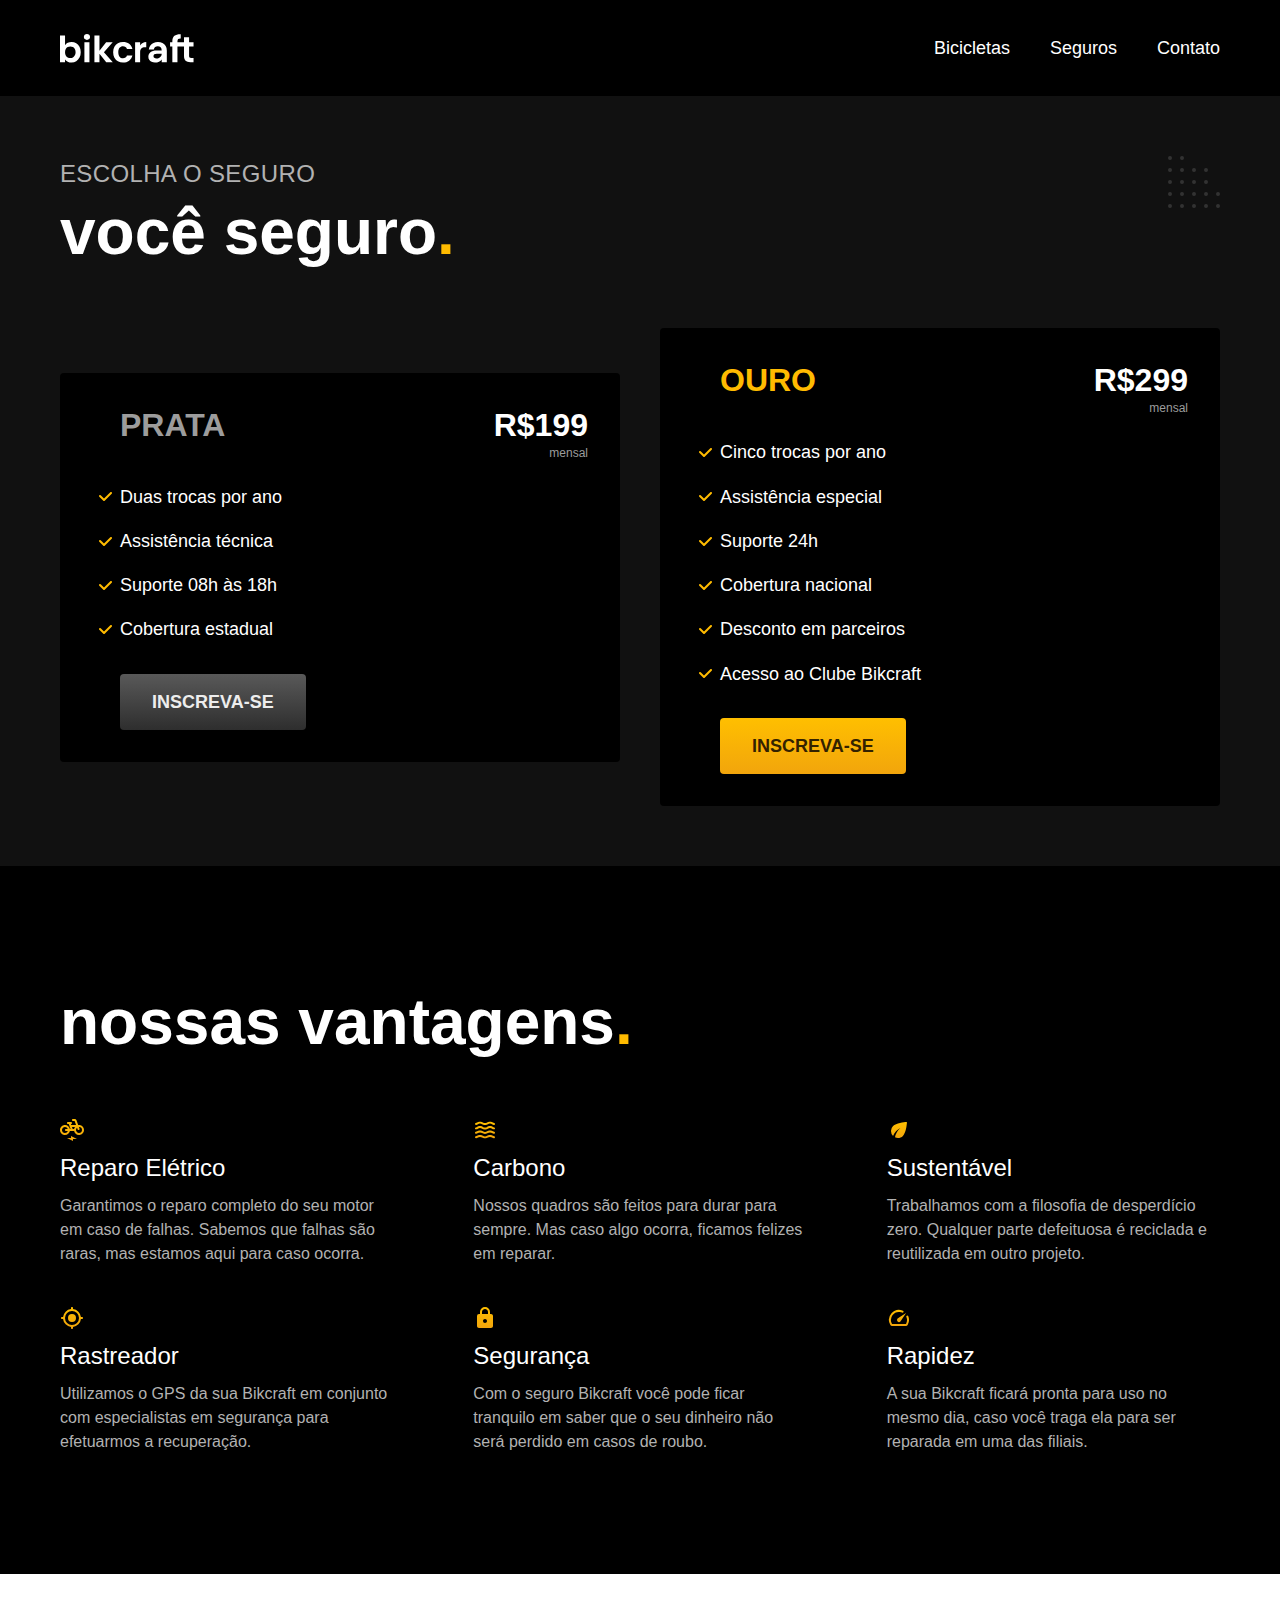
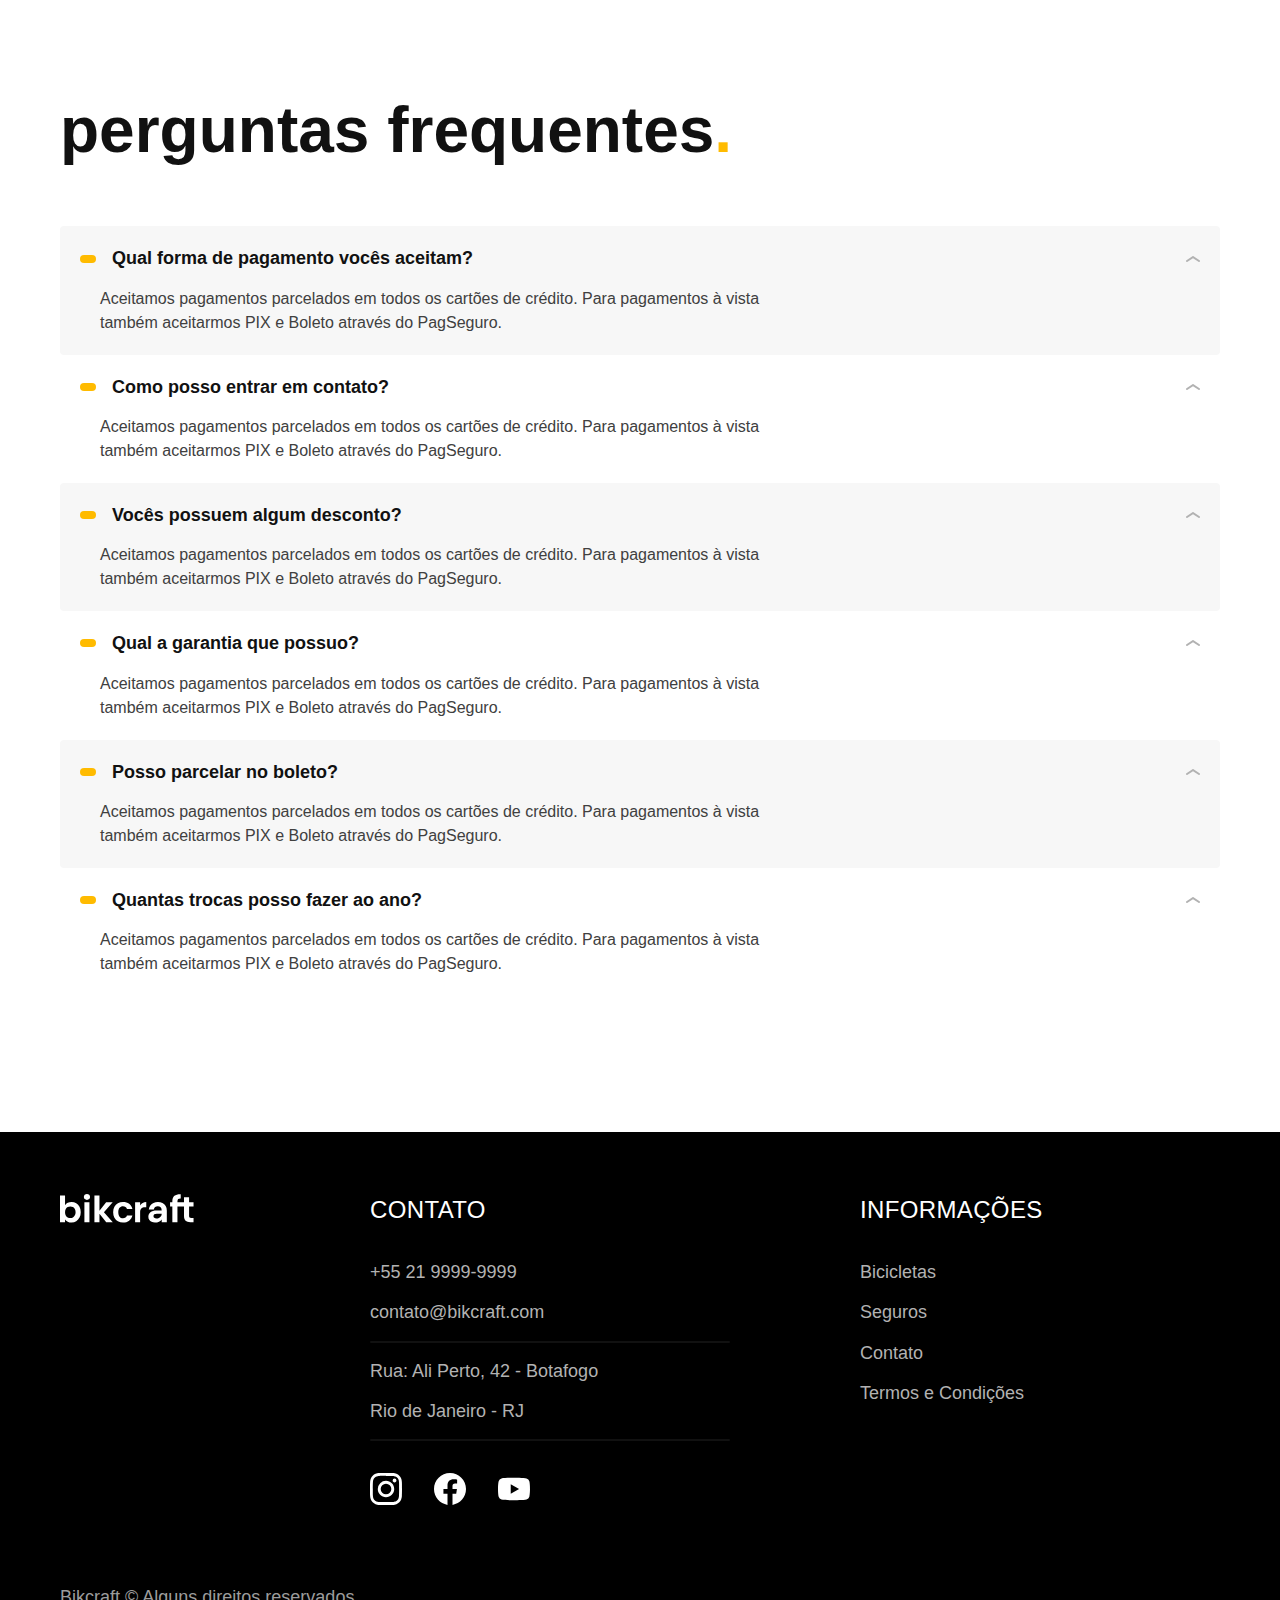
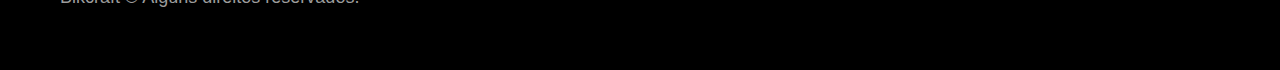
<file: seguros.html>
<!DOCTYPE html>
<html lang="pt-br">

    <head>

        <meta charset="UTF-8">
        <meta name="viewport" content="width=device-width, initial-scale=1.0 shrink-to-fit=no">
        <meta name="author" content="Gabriel Felipe de Oliveira Rateiro">
        <meta name="description" content="Seguros é parte mais importante para a bikcraft além de conforto e compatibilidade de tamanho, é de vital importência nos preucuparmos com a segurança dos nosso aparelhos que refletem também o seguro de nosso clientes, Gabriel Felipe de Oliveira Rateiro Bicicletas.">
       
        <!-- ? Link para o favicon -->
        <link rel="shortcut icon" href="./assets/icons/favicon.svg" type="image/x-icon">

        <!-- ? Link para o style.css - global -->
        <link rel="preload" href="./components/css/style.css" as="stylesheet">
        <link rel="stylesheet" href="./components/css/style.css">
        <!-- ? Link para as fonts -->
        <!-- <link rel="preconnect" href="https://fonts.googleapis.com">
        <link rel="preconnect" href="https://fonts.gstatic.com" crossorigin>
        <link href="https://fonts.googleapis.com/css2?family=Merriweather:ital,wght@1,900&family=Poppins:wght@400;600&family=Roboto:wght@400;500&display=swap" rel="stylesheet"> -->
        
        <title>Seguros | Bikcraft</title>

    </head>

    <body id="seguros">
        
        <header class="header-bg">

            <div class="container header">
              
                <a href="./"><img src="./assets/icons/bikcraft.svg" width="136" height="32" alt="Logo-bikcraft"></a>
              
                <nav aria-label="navegacao-primaria">

                    <ul class="header-menu font-1-m cor-0">
                        <li><a href="./bicicletas.html">Bicicletas</a></li>
                        <li><a href="./seguros.html">Seguros</a></li>
                        <li><a href="./contato.html">Contato</a></li>
                    </ul>

                </nav>

            </div>

        </header>

        <main class="seguros-bg">

            <div class="titulo-bg">

                <div class="titulo container">

                    <p class="font-2-l-b cor-5">Escolha o seguro</p>
                    <h1 class="font-1-xxl cor-0">você seguro<span class="cor-p1">.</span></h1>

                </div>

            </div>

            <div class="seguros container">

                <div class="seguros-item">
                    
                    <h3 class="font-1-xl cor-6">Prata</h3>
                    <span class="font-1-xl cor-0">R$199 <span class="font-1-xs cor-6">mensal</span></span>

                    <ul class="font-2-m cor-0">
                        <li>Duas trocas por ano</li>
                        <li>Assistência técnica</li>
                        <li>Suporte 08h às 18h</li>
                        <li>Cobertura estadual</li>
                    </ul>

                    <a class="botao secundario" href="./orcamento.html">Inscreva-se</a>

                </div>

                
                <div class="seguros-item">
                    
                    <h3 class="font-1-xl cor-p1">Ouro</h3>
                    <span class="font-1-xl cor-0">R$299 <span class="font-1-xs cor-6">mensal</span></span>

                    <ul class="font-2-m cor-0">
                        <li>Cinco trocas por ano</li>
                        <li>Assistência especial</li>
                        <li>Suporte 24h</li>
                        <li>Cobertura nacional</li>
                        <li>Desconto em parceiros</li>
                        <li>Acesso ao Clube Bikcraft</li>
                    </ul>

                    <a class="botao" href="./orcamento.html">Inscreva-se</a>

                </div>

            </div>

        </main>

        <article class="vantagens-bg">

            <div class="vantagens container">

                <h2 class="font-1-xxl cor-0">nossas vantagens<span class="cor-p1">.</span></h2>

                <ul>

                    <li>

                        <img src="./assets/icons/caracteristicas/eletrica.svg" width="24" height="24" alt=""></img>
                        <h3 class="font-1-l cor-0">Reparo Elétrico</h3>
                        <p class="font-2-s cor-5">Garantimos o reparo completo do seu motor em caso de falhas. Sabemos que falhas são raras, mas estamos aqui para caso ocorra.</p>
                    
                    </li>

                    
                    <li>

                        <img src="./assets/icons/caracteristicas/carbono.svg" width="24" height="24" alt=""></img>
                        <h3 class="font-1-l cor-0">Carbono</h3>
                        <p class="font-2-s cor-5">Nossos quadros são feitos para durar para sempre. Mas caso algo ocorra, ficamos felizes em reparar.</p>
                    
                    </li>

                    <li>

                        <img src="./assets/icons/caracteristicas/sustentavel.svg" width="24" height="24" alt=""></img>
                        <h3 class="font-1-l cor-0">Sustentável</h3>
                        <p class="font-2-s cor-5">Trabalhamos com a filosofia de desperdício zero. Qualquer parte defeituosa é reciclada e reutilizada em outro projeto.</p>
                    
                    </li>

                    
                    <li>

                        <img src="./assets/icons/caracteristicas/rastreador.svg" width="24" height="24" alt=""></img>
                        <h3 class="font-1-l cor-0">Rastreador</h3>
                        <p class="font-2-s cor-5">Utilizamos o GPS da sua Bikcraft em conjunto com especialistas em segurança para efetuarmos a recuperação.</p>
                    
                    </li>

                    <li>

                        <img src="./assets/icons/caracteristicas/seguro.svg" width="24" height="24" alt="">
                        <h3 class="font-1-l cor-0">Segurança</h3>
                        <p class="font-2-s cor-5">Com o seguro Bikcraft você pode ficar tranquilo em saber que o seu dinheiro não será perdido em casos de roubo.</p>

                    </li>

                    <li>

                        <img src="./assets/icons/caracteristicas/velocidade.svg" width="24" height="24" alt="">
                        <h3 class="font-1-l cor-0">Rapidez</h3>
                        <p class="font-2-s cor-5">A sua Bikcraft ficará pronta para uso no mesmo dia, caso você traga ela para ser reparada em uma das filiais.</p>

                    </li>

                </ul>

            </div>

        </article>

        <article class="perguntas container">

            <h2 class="font-1-xxl">perguntas frequentes<span class="cor-p1">.</span></h2>

            <dl>

                <div>
                    <dt class="font-1-m-b">Qual forma de pagamento vocês aceitam?</dt>
                    <dd class="font-2-s cor-9">Aceitamos pagamentos parcelados em todos os cartões de crédito. Para pagamentos à vista também aceitarmos PIX e Boleto através do PagSeguro.</dd>
                </div>

                <div>
                    <dt class="font-1-m-b">Como posso entrar em contato?</dt>
                    <dd class="font-2-s cor-9">Aceitamos pagamentos parcelados em todos os cartões de crédito. Para pagamentos à vista também aceitarmos PIX e Boleto através do PagSeguro.</dd>
                </div>

                <div>
                    <dt class="font-1-m-b">Vocês possuem algum desconto?</dt>
                    <dd class="font-2-s cor-9">Aceitamos pagamentos parcelados em todos os cartões de crédito. Para pagamentos à vista também aceitarmos PIX e Boleto através do PagSeguro.</dd>
                </div>

                <div>
                    <dt class="font-1-m-b">Qual a garantia que possuo?</dt>
                    <dd class="font-2-s cor-9">Aceitamos pagamentos parcelados em todos os cartões de crédito. Para pagamentos à vista também aceitarmos PIX e Boleto através do PagSeguro.</dd>
                </div>

                <div>
                    <dt class="font-1-m-b">Posso parcelar no boleto?</dt>
                    <dd class="font-2-s cor-9">Aceitamos pagamentos parcelados em todos os cartões de crédito. Para pagamentos à vista também aceitarmos PIX e Boleto através do PagSeguro.</dd>
                </div>

                <div>
                    <dt class="font-1-m-b">Quantas trocas posso fazer ao ano?</dt>
                    <dd class="font-2-s cor-9">Aceitamos pagamentos parcelados em todos os cartões de crédito. Para pagamentos à vista também aceitarmos PIX e Boleto através do PagSeguro.</dd>
                </div>

            </dl>

        </article>

        <footer class="footer-bg">

            <div class="footer container">

                <a href="./index.html"><img src="./assets/icons/bikcraft.svg" width="136" height="32" alt="Logo Bikcraft"></a>

                <div class="footer-contato">

                    <h3 class="font-2-l-b cor-0">Contato</h3>

                    <ul class="font-2-m cor-5">

                        <li><a href="tel:+552199999999"> +55 21 9999-9999</a></li>
                        <li><a href="mailto:contato@bikcraft.com">contato@bikcraft.com</a></li>
                        <li>Rua: Ali Perto, 42 - Botafogo</li>
                        <li>Rio de Janeiro - RJ</li>

                    </ul>
                    
                    <div class="footer-redes">
    
                        <a href="./">
    
                            <img src="./assets/icons/redes/instagram.svg" width="32" height="32" alt="Instagram">
    
                        </a>
    
                        <a href="./">
    
                            <img src="./assets/icons/redes/facebook.svg" width="32" height="32" alt="Facebook">
    
    
                        </a>
    
                        <a href="./">
    
                            <img src="./assets/icons/redes/youtube.svg" width="32" height="32" alt="Youtube">
    
                        </a>
    
                    </div>

                </div>


                <div class="footer-informacoes">

                    <h3 class="font-2-l-b cor-0">Informações</h3>

                    <nav aria-label="Nevegação Secundárias">

                        <ul class="font-1-m cor-5">

                            <li><a href="./bicicletas.html">Bicicletas</a></li>
                            <li><a href="./seguros.html">Seguros</a></li>
                            <li><a href="./contato.html">Contato</a></li>
                            <li><a href="./termos.html">Termos e Condições</a></li>

                        </ul>

                    </nav>
                    
                </div>

                <p class="footer-copy font-2-m cor-6">Bikcraft &copy; Alguns direitos reservados.</p>

            </div>

        </footer>

    </body>

</html>
</file>
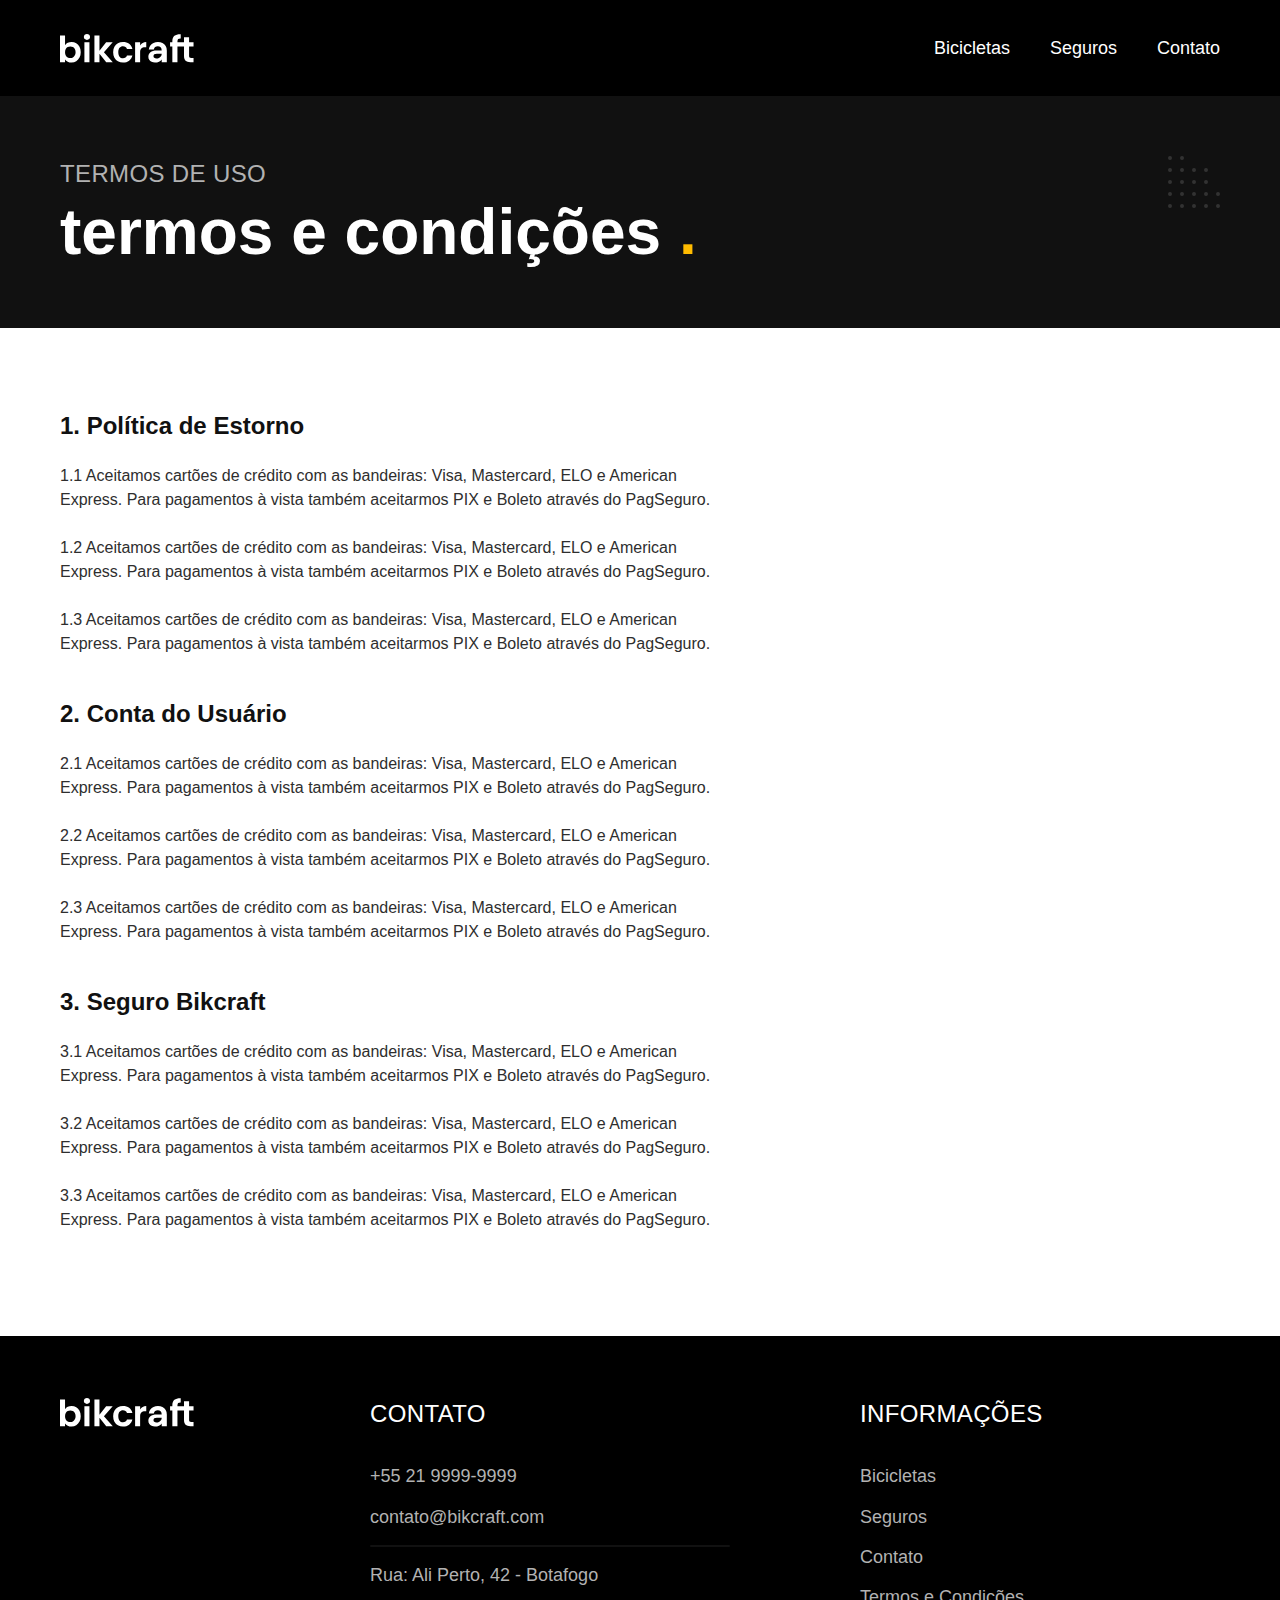
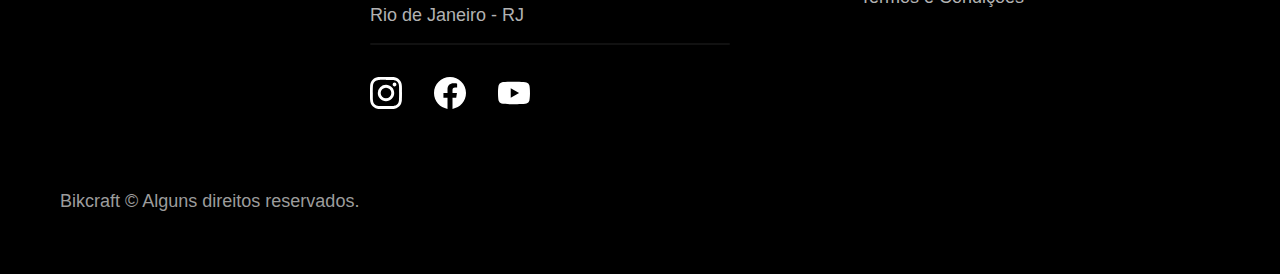
<file: termos.html>
<!DOCTYPE html>
<html lang="pt-br">

    <head>

        <meta charset="UTF-8">
        <meta name="viewport" content="width=device-width, initial-scale=1.0 shrink-to-fit=no">
        <meta name="author" content="Gabriel Felipe de Oliveira Rateiro">
        <meta name="description" content="Termos e condições da bikcraft tudo sobre aqui, contem todas as informações de nossos termos para que fique bem antenado. Gabriel Felipe de Oliveira Rateiro Bicicletas.">
       
        <!-- ? Link para o favicon -->
        <link rel="shortcut icon" href="./assets/icons/favicon.svg" type="image/x-icon">

        <!-- ? Link para o style.css - global -->
        <link rel="preload" href="./components/css/style.css" as="stylesheet">
        <link rel="stylesheet" href="./components/css/style.css">
        <!-- ? Link para as fonts -->
        <!-- <link rel="preconnect" href="https://fonts.googleapis.com">
        <link rel="preconnect" href="https://fonts.gstatic.com" crossorigin>
        <link href="https://fonts.googleapis.com/css2?family=Merriweather:ital,wght@1,900&family=Poppins:wght@400;600&family=Roboto:wght@400;500&display=swap" rel="stylesheet"> -->
        
        <title>Termos e Condições | Bikcraft</title>

    </head>

    <body id="termos">
        
        <header class="header-bg">

            <div class="container header">
              
                <a href="./"><img src="./assets/icons/bikcraft.svg" width="136" height="32" alt="Logo-bikcraft"></a>
              
                <nav aria-label="navegacao-primaria">

                    <ul class="header-menu font-1-m cor-0">
                        <li><a href="./bicicletas.html">Bicicletas</a></li>
                        <li><a href="./seguros.html">Seguros</a></li>
                        <li><a href="./contato.html">Contato</a></li>
                    </ul>

                </nav>

            </div>

        </header>

        <main>

            <div class="titulo-bg">

                <div class="titulo container">

                    <p class="font-2-l-b cor-5">Termos de uso</p>
                    <h1 class="font-1-xxl cor-0">termos e condições <span class="cor-p1">.</span></h1>

                </div>

            </div>

            <div class="font-2-s cor-10 termos container">

                <h2 class="font-1-l cor-11">1. Política de Estorno</h2>

                <p>1.1 Aceitamos cartões de crédito com as bandeiras: Visa, Mastercard, ELO e American Express. Para pagamentos à vista também aceitarmos PIX e Boleto através do PagSeguro.</p>
                <p>1.2 Aceitamos cartões de crédito com as bandeiras: Visa, Mastercard, ELO e American Express. Para pagamentos à vista também aceitarmos PIX e Boleto através do PagSeguro.</p>
                <p>1.3 Aceitamos cartões de crédito com as bandeiras: Visa, Mastercard, ELO e American Express. Para pagamentos à vista também aceitarmos PIX e Boleto através do PagSeguro.</p>

                <h2 class="font-1-l cor-11">2. Conta do Usuário</h2>

                <p>2.1 Aceitamos cartões de crédito com as bandeiras: Visa, Mastercard, ELO e American Express. Para pagamentos à vista também aceitarmos PIX e Boleto através do PagSeguro.</p>
                <p>2.2 Aceitamos cartões de crédito com as bandeiras: Visa, Mastercard, ELO e American Express. Para pagamentos à vista também aceitarmos PIX e Boleto através do PagSeguro.</p>
                <p>2.3 Aceitamos cartões de crédito com as bandeiras: Visa, Mastercard, ELO e American Express. Para pagamentos à vista também aceitarmos PIX e Boleto através do PagSeguro.</p>

                <h2 class="font-1-l cor-11">3. Seguro Bikcraft</h2>

                <p>3.1 Aceitamos cartões de crédito com as bandeiras: Visa, Mastercard, ELO e American Express. Para pagamentos à vista também aceitarmos PIX e Boleto através do PagSeguro.</p>
                <p>3.2 Aceitamos cartões de crédito com as bandeiras: Visa, Mastercard, ELO e American Express. Para pagamentos à vista também aceitarmos PIX e Boleto através do PagSeguro.</p>
                <p>3.3 Aceitamos cartões de crédito com as bandeiras: Visa, Mastercard, ELO e American Express. Para pagamentos à vista também aceitarmos PIX e Boleto através do PagSeguro.</p>

            </div>

        </main>

        <footer class="footer-bg">

            <div class="footer container">

                <a href="./index.html"><img src="./assets/icons/bikcraft.svg" width="136" height="32" alt="Logo Bikcraft"></a>

                <div class="footer-contato">

                    <h3 class="font-2-l-b cor-0">Contato</h3>

                    <ul class="font-2-m cor-5">

                        <li><a href="tel:+552199999999"> +55 21 9999-9999</a></li>
                        <li><a href="mailto:contato@bikcraft.com">contato@bikcraft.com</a></li>
                        <li>Rua: Ali Perto, 42 - Botafogo</li>
                        <li>Rio de Janeiro - RJ</li>

                    </ul>
                    
                    <div class="footer-redes">
    
                        <a href="./">
    
                            <img src="./assets/icons/redes/instagram.svg" width="32" height="32" alt="Instagram">
    
                        </a>
    
                        <a href="./">
    
                            <img src="./assets/icons/redes/facebook.svg" width="32" height="32" alt="Facebook">
    
    
                        </a>
    
                        <a href="./">
    
                            <img src="./assets/icons/redes/youtube.svg" width="32" height="32" alt="Youtube">
    
                        </a>
    
                    </div>

                </div>


                <div class="footer-informacoes">

                    <h3 class="font-2-l-b cor-0">Informações</h3>

                    <nav aria-label="Nevegação Secundárias">

                        <ul class="font-1-m cor-5">

                            <li><a href="./bicicletas.html">Bicicletas</a></li>
                            <li><a href="./seguros.html">Seguros</a></li>
                            <li><a href="./contato.html">Contato</a></li>
                            <li><a href="./termos.html">Termos e Condições</a></li>

                        </ul>

                    </nav>
                    
                </div>

                <p class="footer-copy font-2-m cor-6">Bikcraft &copy; Alguns direitos reservados.</p>

            </div>

        </footer>

    </body>

</html>
</file>
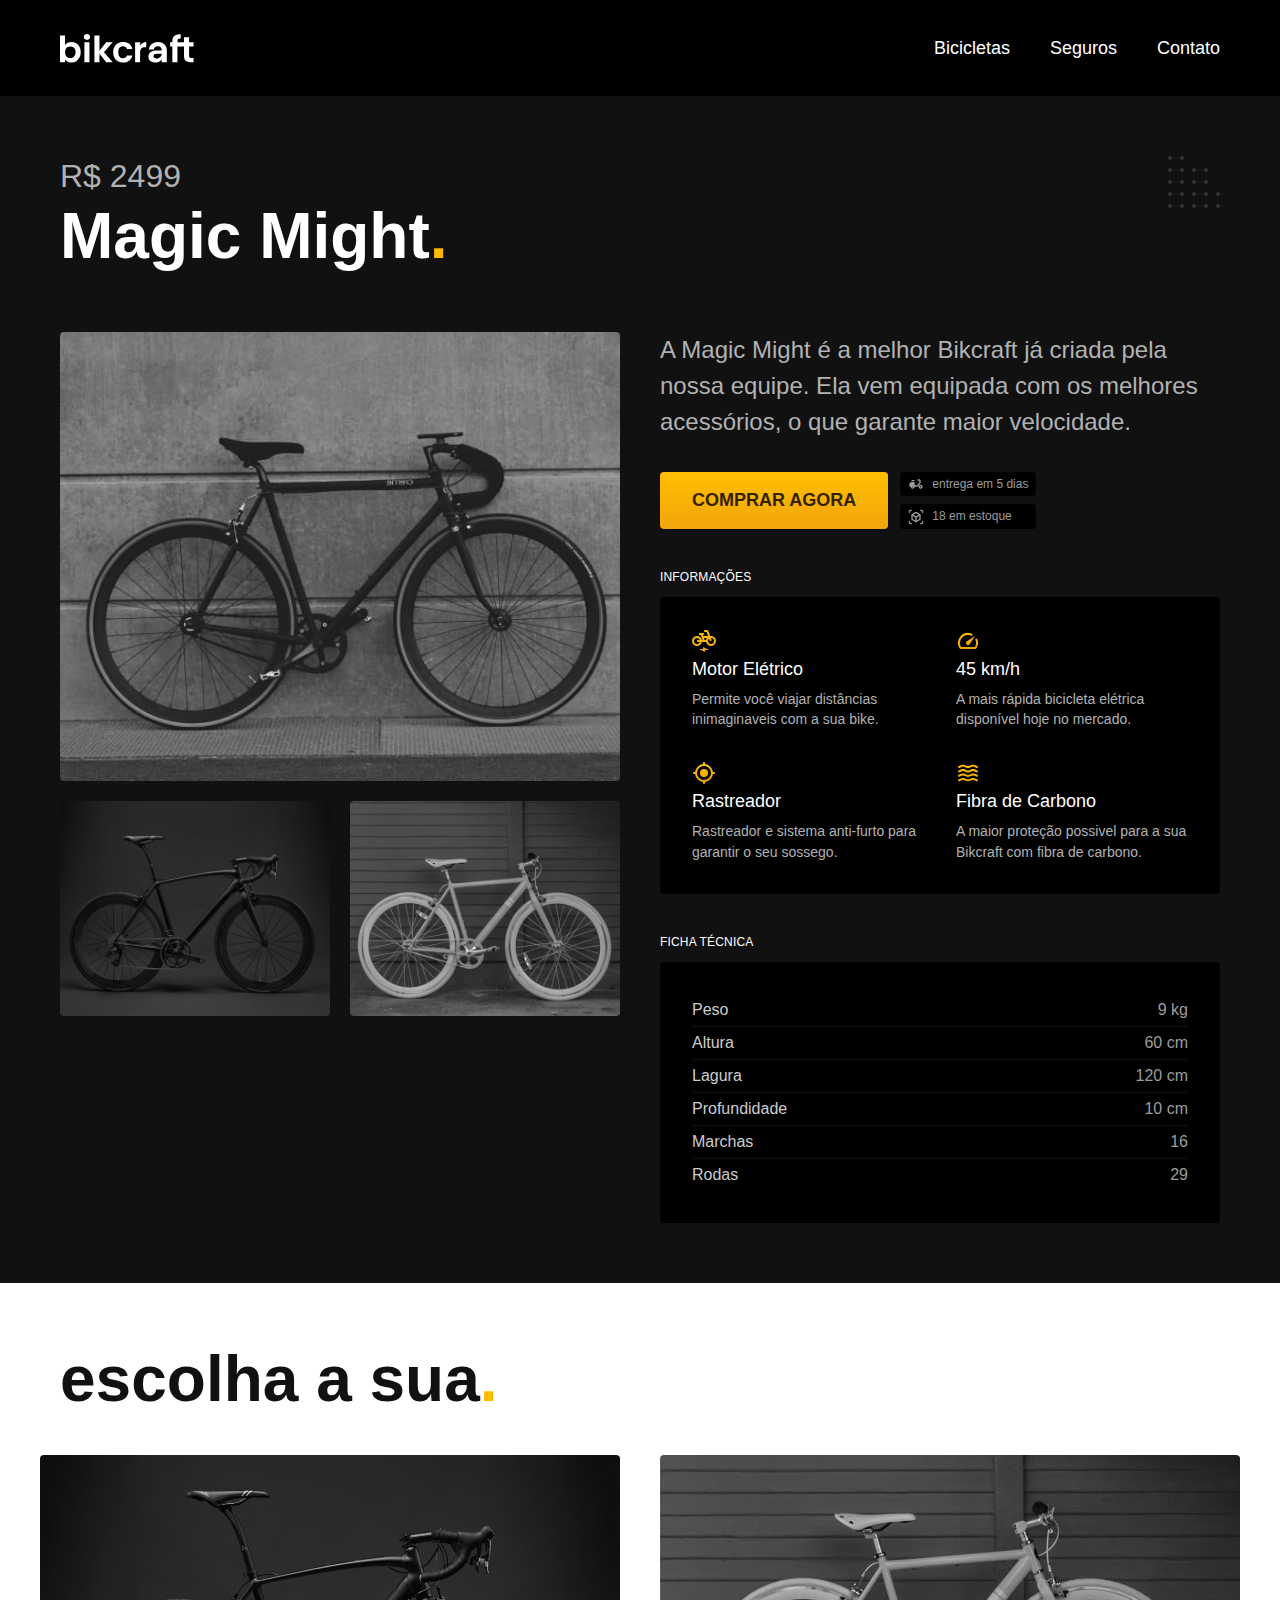
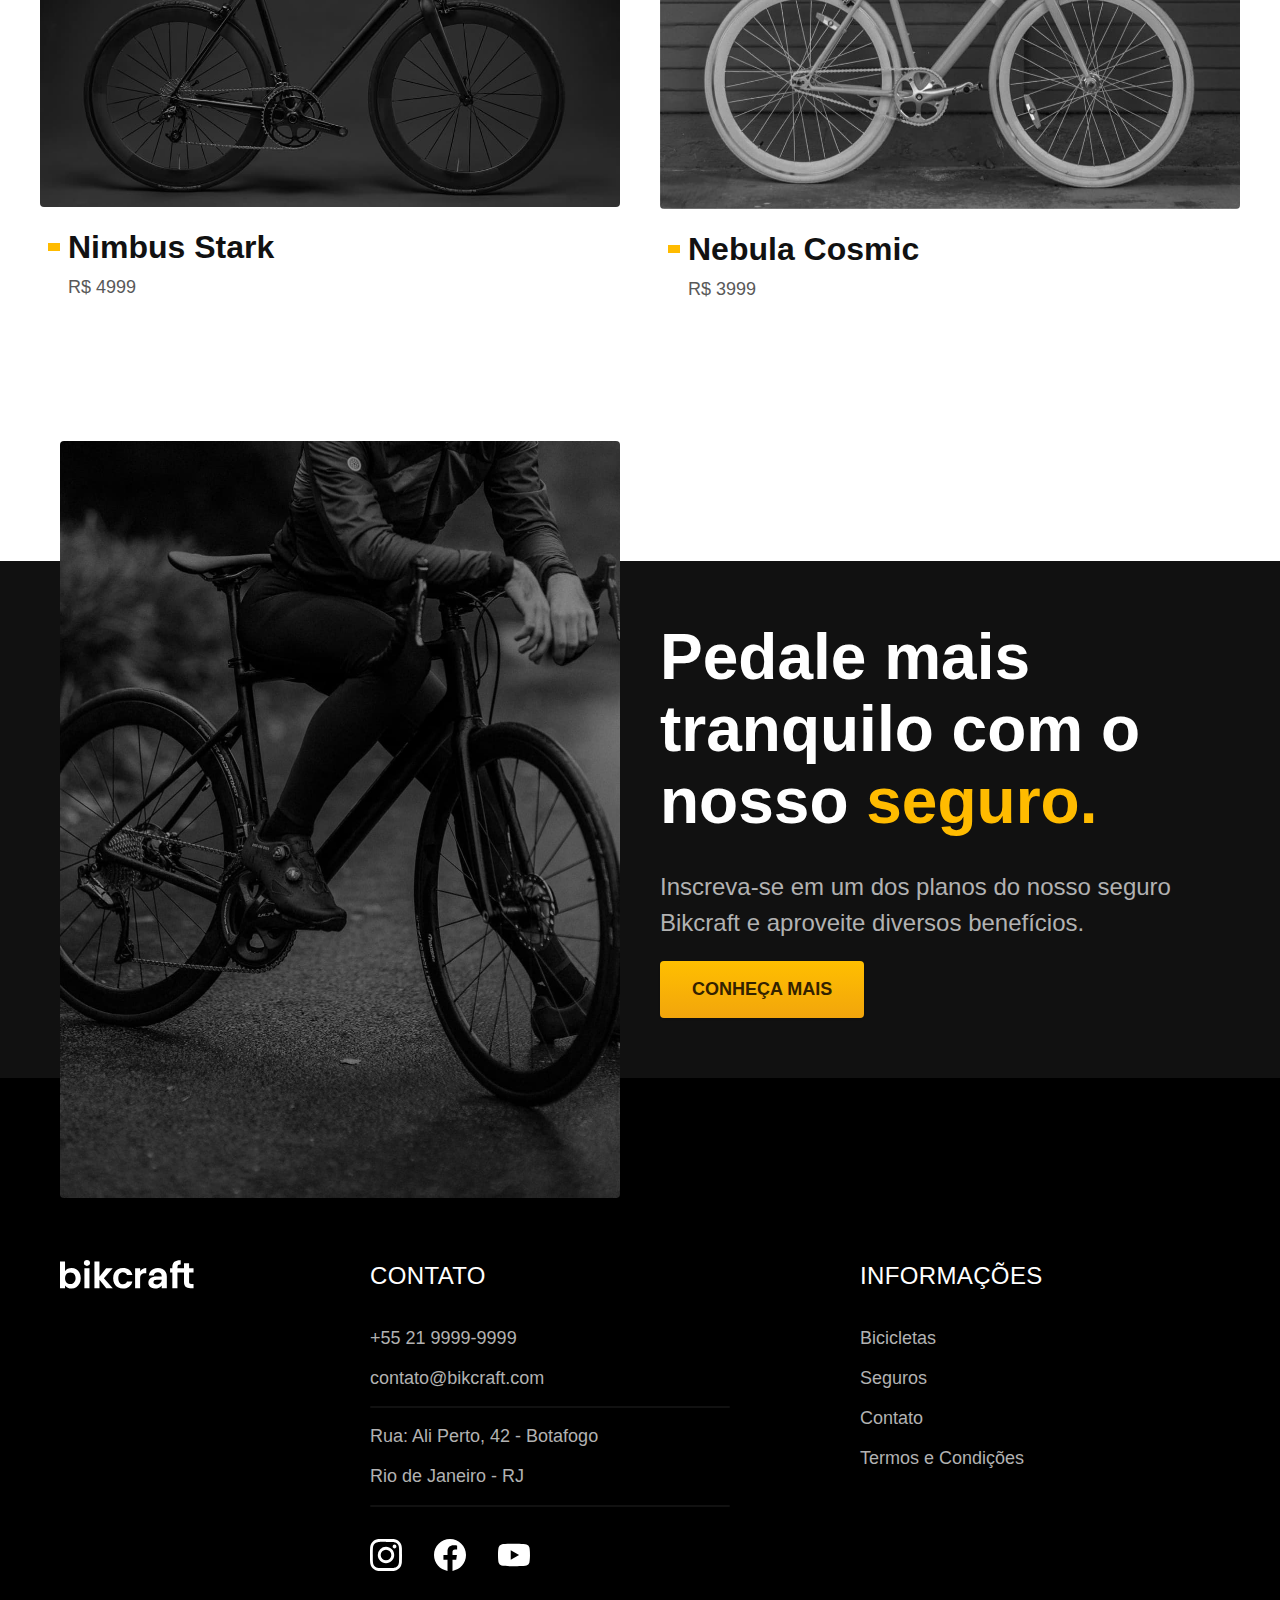
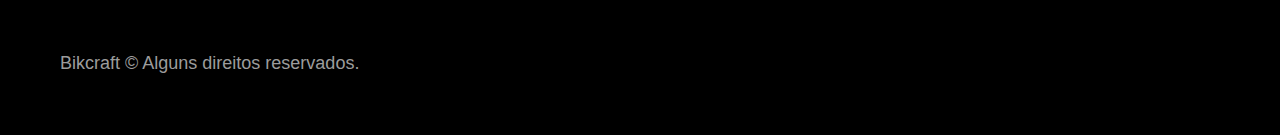
<file: bicicletas/magic.html>
<!DOCTYPE html>
<html lang="pt-br">

    <head>

        <meta charset="UTF-8">
        <meta name="viewport" content="width=device-width, initial-scale=1.0 shrink-to-fit=no">
        <meta name="author" content="Gabriel Felipe de Oliveira Rateiro">
        <meta name="description" content="A Magic Might é a melhor Bikcraft já criada pela nossa equipe. Ela vem equipada com os melhores acessórios, o que garante maior velocidade. Gabriel Felipe de Oliveira Rateiro Bicicletas.">
       
        <!-- ? Link para o favicon -->
        <link rel="shortcut icon" href="../assets/icons/favicon.svg" type="image/x-icon">

        <!-- ? Link para o style.css - global -->
        <link rel="preload" href="../components/css/style.css" as="stylesheet">
        <link rel="stylesheet" href="../components/css/style.css">

        <!-- ? Link para as fonts -->
        <!-- <link rel="preconnect" href="https://fonts.googleapis.com">
        <link rel="preconnect" href="https://fonts.gstatic.com" crossorigin>
        <link href="https://fonts.googleapis.com/css2?family=Merriweather:ital,wght@1,900&family=Poppins:wght@400;600&family=Roboto:wght@400;500&display=swap" rel="stylesheet"> -->
        
        <title>Magic Might | Bikcraft</title>

    </head>

    <body id="bicicleta">
        
        <header class="header-bg">

            <div class="container header">
              
                <a href="../index.html"><img src="../assets/icons/bikcraft.svg" width="136" height="32" alt="Logo-bikcraft"></a>
              
                <nav aria-label="navegacao-primaria">

                    <ul class="header-menu font-1-m cor-0">
                        <li><a href="../bicicletas.html">Bicicletas</a></li>
                        <li><a href="../seguros.html">Seguros</a></li>
                        <li><a href="../contato.html">Contato</a></li>
                    </ul>

                </nav>

            </div>

        </header>

        <main class="titulo-bg">

            <div>

                <div class="titulo container">

                    <p class="font-2-xl cor-5">R$ 2499</p>
                    <h1 class="font-1-xxl cor-0">Magic Might<span class="cor-p1">.</span></h1>

                </div>

            </div>

            <div class="bicicleta container">

                <div class="bicicletas-imagens">

                    <img src="../assets/imgs/bicicleta/nimbus2.jpg" width="592" height="474" alt="Magic Might">
                    <img src="../assets/imgs/bicicleta/nimbus1.jpg" width="1120" height="880" alt="Magic Might">
                    <img src="../assets/imgs/bicicleta/nimbus3.jpg" width="592" height="472" alt="Magic Might">

                </div>

                <div class="bicicleta-conteudo">

                    <p class="font-2-l cor-5">A Magic Might é a melhor Bikcraft já criada pela nossa equipe. Ela vem equipada com os melhores acessórios, o que garante maior velocidade.</p>

                    <div class="bicicleta-comprar">

                        <a href="../orcamento.html" class="botao">Comprar Agora</a>
                        <span class="font-1-xs cor-6"><img src="../assets/icons/caracteristicas/entrega.svg" width="16" height="16" alt="">entrega em 5 dias</span>
                        <span class="font-1-xs cor-6"><img src="../assets/icons/caracteristicas/estoque.svg" width="16" height="16" alt="">18 em estoque</span>
                    
                    </div>

                    <h2 class="font-1-xs cor-0">Informações</h2>

                    <ul class="bicicleta-informacoes">

                        <li>
                            
                            <img src="../assets/icons/caracteristicas/eletrica.svg" width="24" height="24" alt="Elétrica">
                            <h3 class="font-1-m cor-0">Motor Elétrico</h3>
                            <p class="font-2-xs cor-5">Permite você viajar distâncias inimaginaveis com a sua bike.</p>
                        
                        </li>
                        
                        <li>
                        
                            <img src="../assets/icons/caracteristicas/velocidade.svg" width="24" height="24" alt="Velocímetro">
                            <h3 class="font-1-m cor-0">45 km/h</h3>
                            <p class="font-2-xs cor-5">A mais rápida bicicleta elétrica disponível hoje no mercado.</p>
                        
                        </li>
                        
                        <li>
                        
                            <img src="../assets/icons/caracteristicas/rastreador.svg" width="24" height="24" alt="Rastreador">
                            <h3 class="font-1-m cor-0">Rastreador</h3>
                            <p class="font-2-xs cor-5">Rastreador e sistema anti-furto para garantir o seu sossego.</p>
                        
                        </li>

                        <li>

                            <img src="../assets/icons/caracteristicas/carbono.svg" width="24" height="24" alt="Carbono">
                            <h3 class="font-1-m cor-0">Fibra de Carbono</h3>
                            <p class="font-2-xs cor-5">A maior proteção possivel para a sua Bikcraft com fibra de carbono.</p>

                        </li>

                    </ul>

                    <h2 class="font-1-xs cor-0">Ficha Técnica</h2>

                    <ul class="bicicleta-ficha font-2-s cor-4">

                        <li>Peso<span>9 kg</span></li>
                        <li>Altura<span>60 cm</span></li>
                        <li>Lagura<span>120 cm</span></li>
                        <li>Profundidade<span>10 cm</span></li>
                        <li>Marchas<span>16</span></li>
                        <li>Rodas<span>29</span></li>

                    </ul>
                    
                </div>

            </div>

        </main>

        <article class="bicicletas-lista container">

            <h2 class="container font-1-xxl">escolha a sua<span class="cor-p1">.</span></h2>
            
            <ul>
                
                <li>
                    <a href="./nimbus.html">
                        <img src="../assets/imgs/bicicletas/bicicleta1.jpg" width="1120" height="680" alt="">
                        <h3 class="font-1-xl">Nimbus Stark</h3>
                        <span class="font-2-m cor-8">R$ 4999</span>
                    </a>
                </li>

                <li>
                    <a href="./nebula.html">
                        <img src="../assets/imgs/bicicletas/bicicleta3.jpg" width="1120" height="684" alt="">
                        <h3 class="font-1-xl">Nebula Cosmic</h3>
                        <span class="font-2-m cor-8">R$ 3999</span>
                    </a>
                </li>

            </ul>

        </article>

        <article class="seguro-bg">

            <div class="seguro container">

                <div class="seguro-imagem">

                    <img src="../assets/imgs/fotos/seguros.jpg" width="1360" height="1512" alt="Pessoa para encima da bicicleta.">

                </div>

                <div class="seguro-conteudo">

                    <h2 class="font-1-xxl cor-0">Pedale mais tranquilo com o nosso<span class="cor-p1"> seguro.</span></h2>
                    <p class="font-2-l cor-5">Inscreva-se em um dos planos do nosso seguro Bikcraft e aproveite diversos benefícios.</p>
                    <a href="../seguros.html" class="botao">Conheça Mais</a>
                
                </div>
            
            </div>

        </article>

        <footer class="footer-bg">

            <div class="footer container">

                <a href="../index.html"><img src="../assets/icons/bikcraft.svg" width="136" height="32" alt="Logo Bikcraft"></a>

                <div class="footer-contato">

                    <h3 class="font-2-l-b cor-0">Contato</h3>

                    <ul class="font-2-m cor-5">

                        <li><a href="tel:+552199999999"> +55 21 9999-9999</a></li>
                        <li><a href="mailto:contato@bikcraft.com">contato@bikcraft.com</a></li>
                        <li>Rua: Ali Perto, 42 - Botafogo</li>
                        <li>Rio de Janeiro - RJ</li>

                    </ul>
                    
                    <div class="footer-redes">
    
                        <a href="./">
    
                            <img src="../assets/icons/redes/instagram.svg" width="32" height="32" alt="Instagram">
    
                        </a>
    
                        <a href="./">
    
                            <img src="../assets/icons/redes/facebook.svg" width="32" height="32" alt="Facebook">
    
    
                        </a>
    
                        <a href="./">
    
                            <img src="../assets/icons/redes/youtube.svg" width="32" height="32" alt="Youtube">
    
                        </a>
    
                    </div>

                </div>


                <div class="footer-informacoes">

                    <h3 class="font-2-l-b cor-0">Informações</h3>

                    <nav aria-label="Nevegação Secundárias">

                        <ul class="font-1-m cor-5">

                            <li><a href="../bicicletas.html">Bicicletas</a></li>
                            <li><a href="../seguros.html">Seguros</a></li>
                            <li><a href="../contato.html">Contato</a></li>
                            <li><a href="../termos.html">Termos e Condições</a></li>

                        </ul>

                    </nav>
                    
                </div>

                <p class="footer-copy font-2-m cor-6">Bikcraft &copy; Alguns direitos reservados.</p>

            </div>

        </footer>

    </body>

</html>
</file>
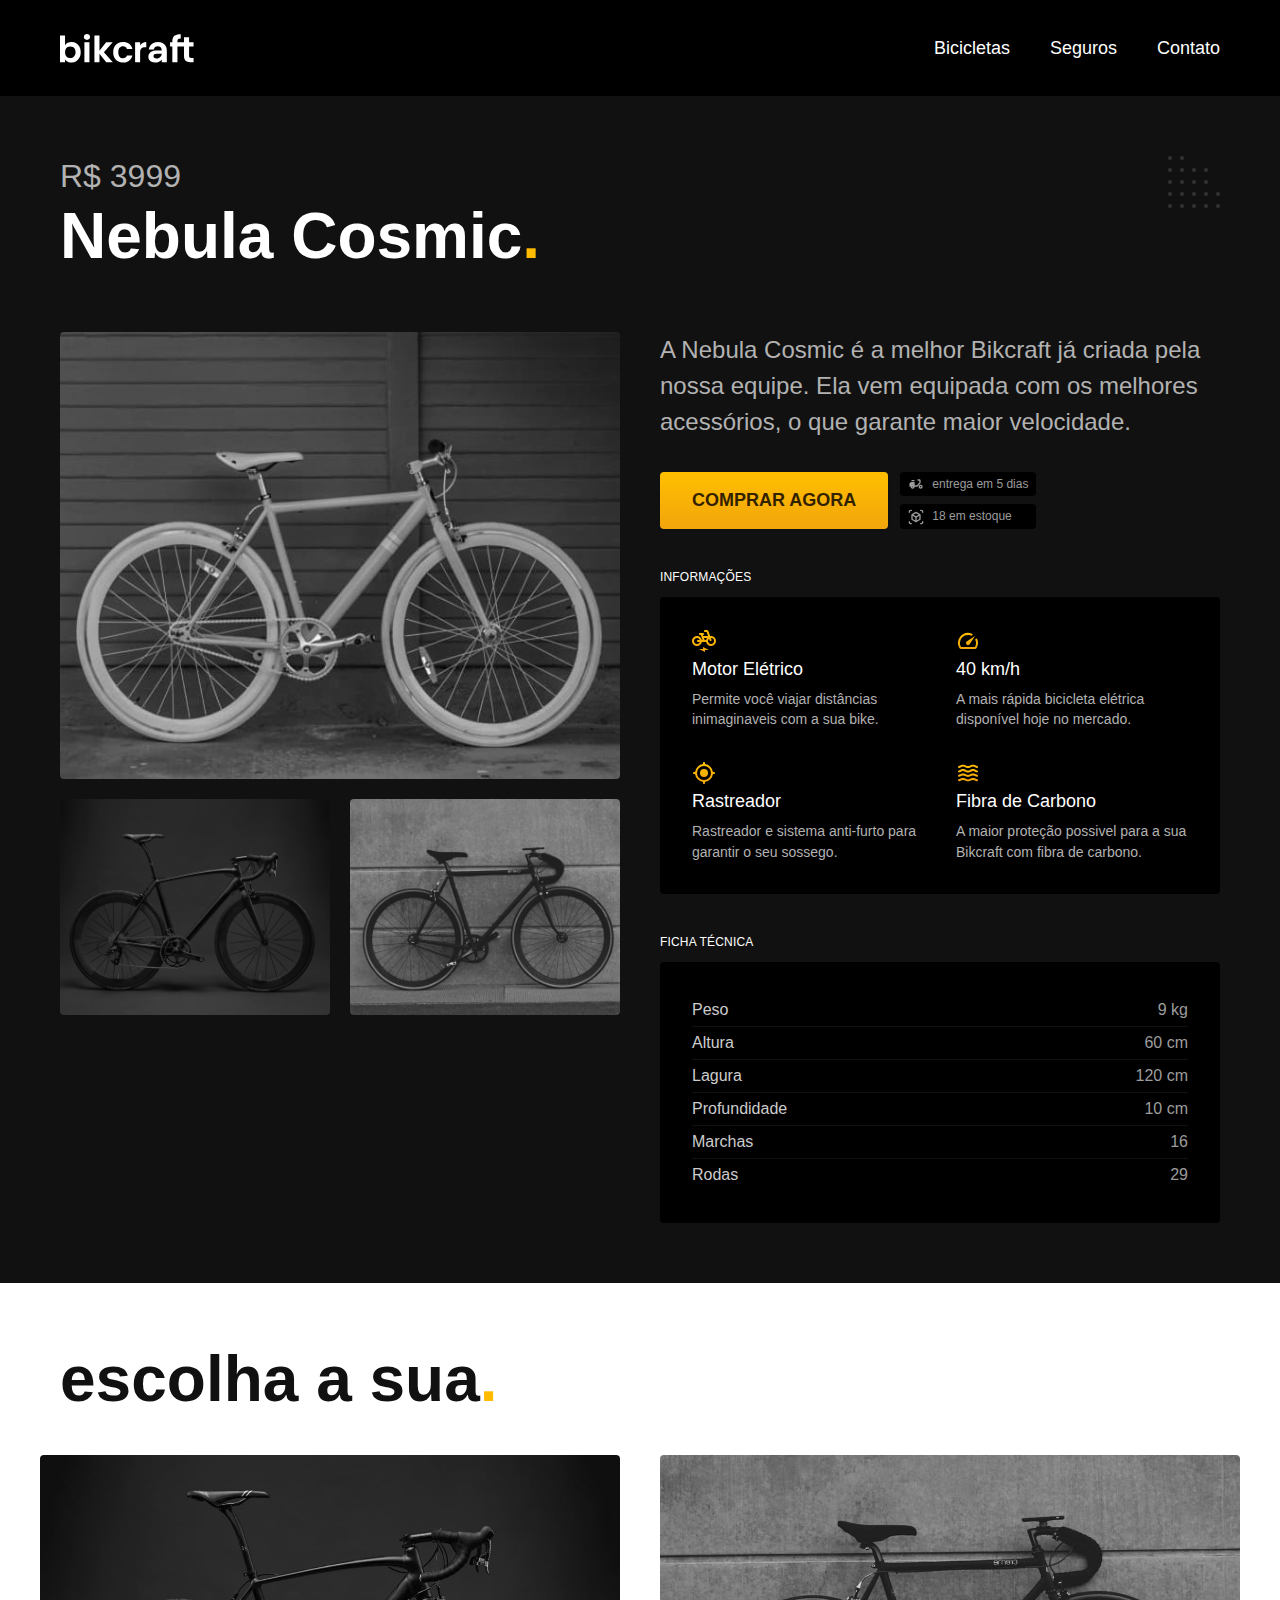
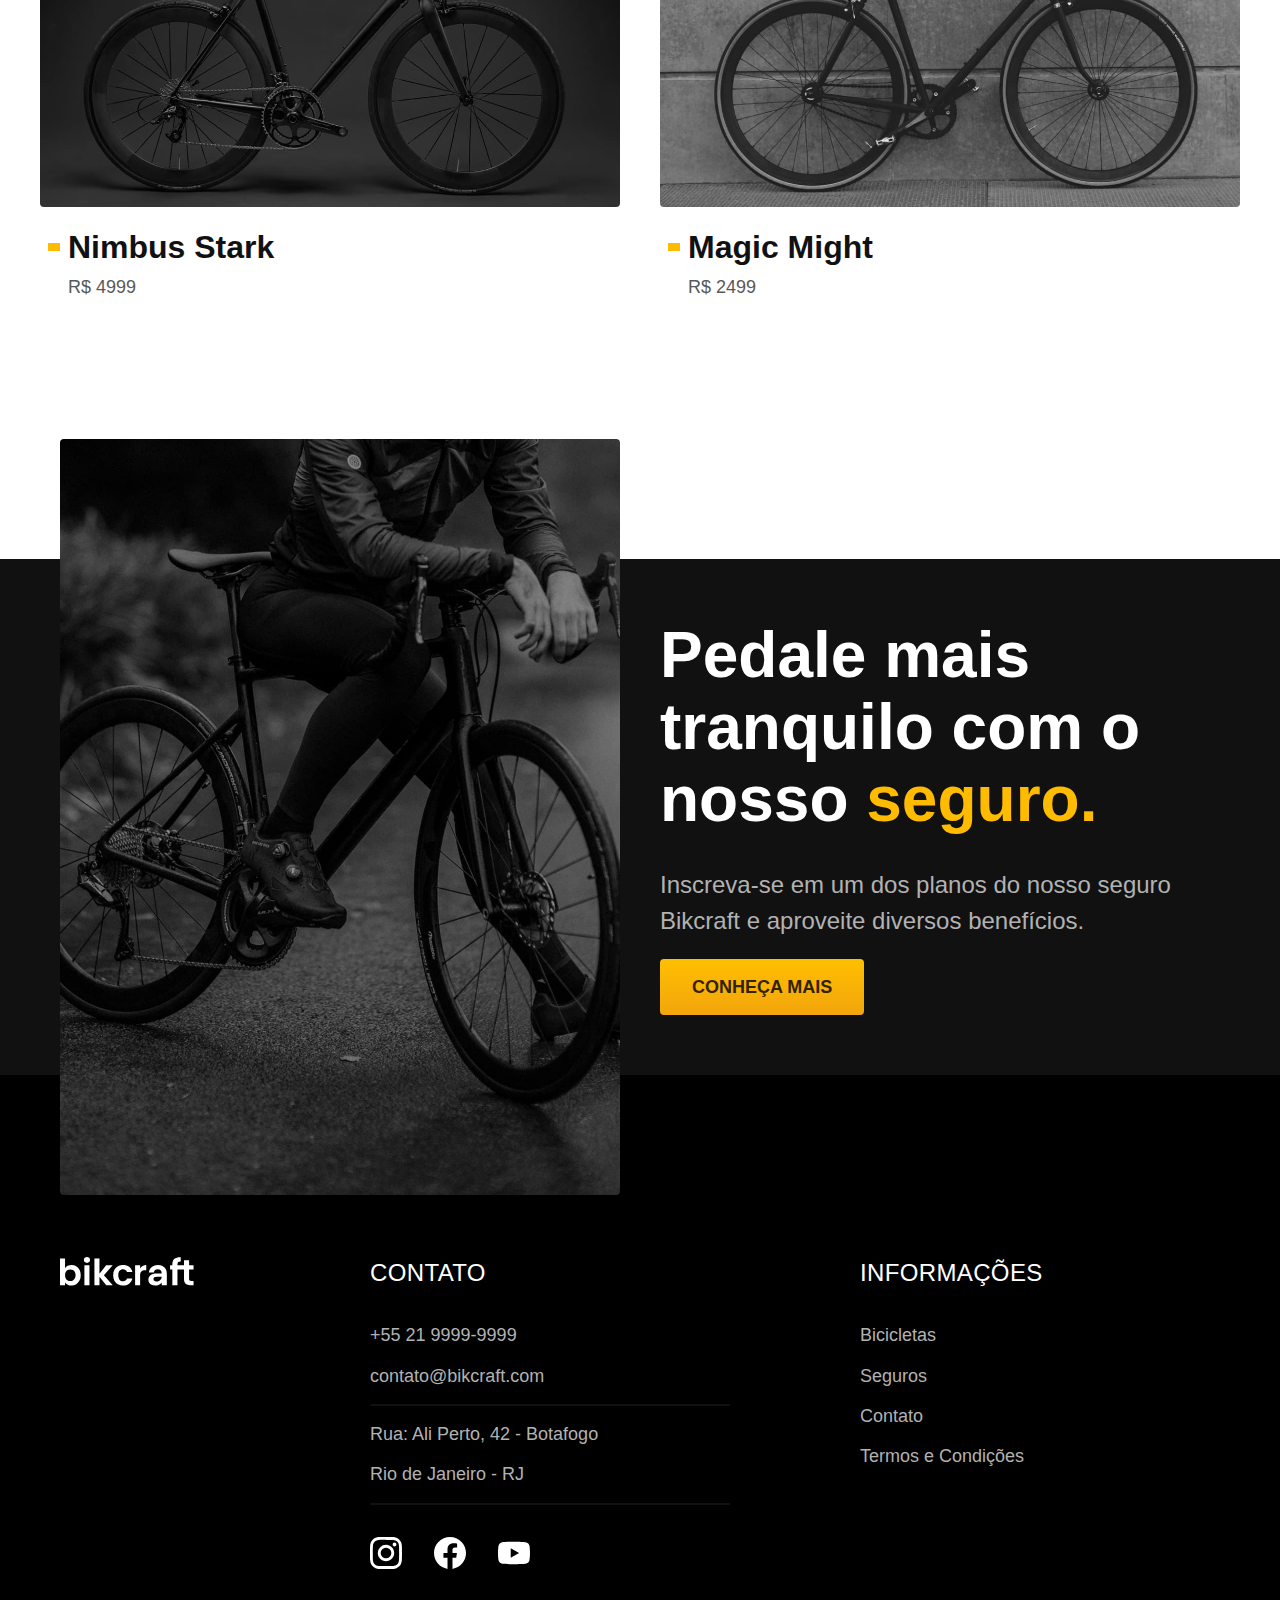
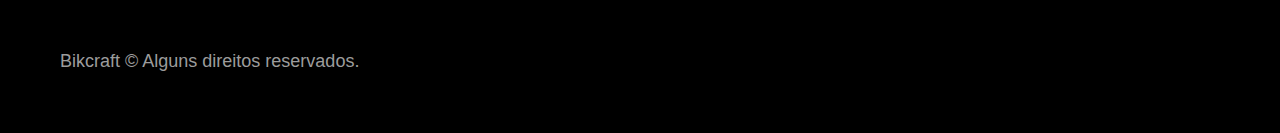
<file: bicicletas/nebula.html>
<!DOCTYPE html>
<html lang="pt-br">

    <head>

        <meta charset="UTF-8">
        <meta name="viewport" content="width=device-width, initial-scale=1.0 shrink-to-fit=no">
        <meta name="author" content="Gabriel Felipe de Oliveira Rateiro">
        <meta name="description" content="A Nebula Cosmic é a melhor Bikcraft já criada pela nossa equipe. Ela vem equipada com os melhores acessórios, o que garante maior velocidade. Gabriel Felipe de Oliveira Rateiro Bicicletas.">
       
        <!-- ? Link para o favicon -->
        <link rel="shortcut icon" href="../assets/icons/favicon.svg" type="image/x-icon">

        <!-- ? Link para o style.css - global -->
        <link rel="preload" href="../components/css/style.css" as="stylesheet">
        <link rel="stylesheet" href="../components/css/style.css">

        <!-- ? Link para as fonts -->
        <!-- <link rel="preconnect" href="https://fonts.googleapis.com">
        <link rel="preconnect" href="https://fonts.gstatic.com" crossorigin>
        <link href="https://fonts.googleapis.com/css2?family=Merriweather:ital,wght@1,900&family=Poppins:wght@400;600&family=Roboto:wght@400;500&display=swap" rel="stylesheet"> -->
        
        <title>Nebula Cosmic | Bikcraft</title>

    </head>

    <body id="bicicleta">
        
        <header class="header-bg">

            <div class="container header">
              
                <a href="../index.html"><img src="../assets/icons/bikcraft.svg" width="136" height="32" alt="Logo-bikcraft"></a>
              
                <nav aria-label="navegacao-primaria">

                    <ul class="header-menu font-1-m cor-0">
                        <li><a href="../bicicletas.html">Bicicletas</a></li>
                        <li><a href="../seguros.html">Seguros</a></li>
                        <li><a href="../contato.html">Contato</a></li>
                    </ul>

                </nav>

            </div>

        </header>

        <main class="titulo-bg">

            <div>

                <div class="titulo container">

                    <p class="font-2-xl cor-5">R$ 3999</p>
                    <h1 class="font-1-xxl cor-0">Nebula Cosmic<span class="cor-p1">.</span></h1>

                </div>

            </div>

            <div class="bicicleta container">

                <div class="bicicletas-imagens">

                    <img src="../assets/imgs/bicicleta/nimbus3.jpg" width="592" height="472" alt="Nebula Cosmic">
                    <img src="../assets/imgs/bicicleta/nimbus1.jpg" width="1120" height="880" alt="Nebula Cosmic">
                    <img src="../assets/imgs/bicicleta/nimbus2.jpg" width="592" height="474" alt="Nebula Cosmic">

                </div>

                <div class="bicicleta-conteudo">

                    <p class="font-2-l cor-5">A Nebula Cosmic é a melhor Bikcraft já criada pela nossa equipe. Ela vem equipada com os melhores acessórios, o que garante maior velocidade.</p>

                    <div class="bicicleta-comprar">

                        <a href="../orcamento.html" class="botao">Comprar Agora</a>
                        <span class="font-1-xs cor-6"><img src="../assets/icons/caracteristicas/entrega.svg" width="16" height="16" alt="">entrega em 5 dias</span>
                        <span class="font-1-xs cor-6"><img src="../assets/icons/caracteristicas/estoque.svg" width="16" height="16" alt="">18 em estoque</span>
                    
                    </div>

                    <h2 class="font-1-xs cor-0">Informações</h2>

                    <ul class="bicicleta-informacoes">

                        <li>
                            
                            <img src="../assets/icons/caracteristicas/eletrica.svg" width="24" height="24" alt="Elétrica">
                            <h3 class="font-1-m cor-0">Motor Elétrico</h3>
                            <p class="font-2-xs cor-5">Permite você viajar distâncias inimaginaveis com a sua bike.</p>
                        
                        </li>
                        
                        <li>
                        
                            <img src="../assets/icons/caracteristicas/velocidade.svg" width="24" height="24" alt="Velocímetro">
                            <h3 class="font-1-m cor-0">40 km/h</h3>
                            <p class="font-2-xs cor-5">A mais rápida bicicleta elétrica disponível hoje no mercado.</p>
                        
                        </li>
                        
                        <li>
                        
                            <img src="../assets/icons/caracteristicas/rastreador.svg" width="24" height="24" alt="Rastreador">
                            <h3 class="font-1-m cor-0">Rastreador</h3>
                            <p class="font-2-xs cor-5">Rastreador e sistema anti-furto para garantir o seu sossego.</p>
                        
                        </li>

                        <li>

                            <img src="../assets/icons/caracteristicas/carbono.svg" width="24" height="24" alt="Carbono">
                            <h3 class="font-1-m cor-0">Fibra de Carbono</h3>
                            <p class="font-2-xs cor-5">A maior proteção possivel para a sua Bikcraft com fibra de carbono.</p>

                        </li>

                    </ul>

                    <h2 class="font-1-xs cor-0">Ficha Técnica</h2>

                    <ul class="bicicleta-ficha font-2-s cor-4">

                        <li>Peso<span>9 kg</span></li>
                        <li>Altura<span>60 cm</span></li>
                        <li>Lagura<span>120 cm</span></li>
                        <li>Profundidade<span>10 cm</span></li>
                        <li>Marchas<span>16</span></li>
                        <li>Rodas<span>29</span></li>

                    </ul>
                    
                </div>

            </div>

        </main>

        <article class="bicicletas-lista container">

            <h2 class="container font-1-xxl">escolha a sua<span class="cor-p1">.</span></h2>
            
            <ul>

                <li>
                    <a href="./nimbus.html">
                        <img src="../assets/imgs/bicicletas/bicicleta1.jpg" width="1120" height="680" alt="">
                        <h3 class="font-1-xl">Nimbus Stark</h3>
                        <span class="font-2-m cor-8">R$ 4999</span>
                    </a>
                </li>

                <li>
                    <a href="./magic.html">
                        <img src="../assets/imgs/bicicletas/bicicleta2.jpg" width="1120" height="680" alt="Bicleta preta.">
                        <h3 class="font-1-xl">Magic Might</h3>
                        <span class="font-2-m cor-8">R$ 2499</span>
                    </a>
                </li>

            </ul>

        </article>

        <article class="seguro-bg">

            <div class="seguro container">

                <div class="seguro-imagem">

                    <img src="../assets/imgs/fotos/seguros.jpg" width="1360" height="1512" alt="Pessoa para encima da bicicleta.">

                </div>

                <div class="seguro-conteudo">

                    <h2 class="font-1-xxl cor-0">Pedale mais tranquilo com o nosso<span class="cor-p1"> seguro.</span></h2>
                    <p class="font-2-l cor-5">Inscreva-se em um dos planos do nosso seguro Bikcraft e aproveite diversos benefícios.</p>
                    <a href="../seguros.html" class="botao">Conheça Mais</a>
                
                </div>
            
            </div>

        </article>

        <footer class="footer-bg">

            <div class="footer container">

                <a href="../index.html"><img src="../assets/icons/bikcraft.svg" width="136" height="32" alt="Logo Bikcraft"></a>

                <div class="footer-contato">

                    <h3 class="font-2-l-b cor-0">Contato</h3>

                    <ul class="font-2-m cor-5">

                        <li><a href="tel:+552199999999"> +55 21 9999-9999</a></li>
                        <li><a href="mailto:contato@bikcraft.com">contato@bikcraft.com</a></li>
                        <li>Rua: Ali Perto, 42 - Botafogo</li>
                        <li>Rio de Janeiro - RJ</li>

                    </ul>
                    
                    <div class="footer-redes">
    
                        <a href="./">
    
                            <img src="../assets/icons/redes/instagram.svg" width="32" height="32" alt="Instagram">
    
                        </a>
    
                        <a href="./">
    
                            <img src="../assets/icons/redes/facebook.svg" width="32" height="32" alt="Facebook">
    
    
                        </a>
    
                        <a href="./">
    
                            <img src="../assets/icons/redes/youtube.svg" width="32" height="32" alt="Youtube">
    
                        </a>
    
                    </div>

                </div>


                <div class="footer-informacoes">

                    <h3 class="font-2-l-b cor-0">Informações</h3>

                    <nav aria-label="Nevegação Secundárias">

                        <ul class="font-1-m cor-5">

                            <li><a href="../bicicletas.html">Bicicletas</a></li>
                            <li><a href="../seguros.html">Seguros</a></li>
                            <li><a href="../contato.html">Contato</a></li>
                            <li><a href="../termos.html">Termos e Condições</a></li>

                        </ul>

                    </nav>
                    
                </div>

                <p class="footer-copy font-2-m cor-6">Bikcraft &copy; Alguns direitos reservados.</p>

            </div>

        </footer>

    </body>

</html>
</file>
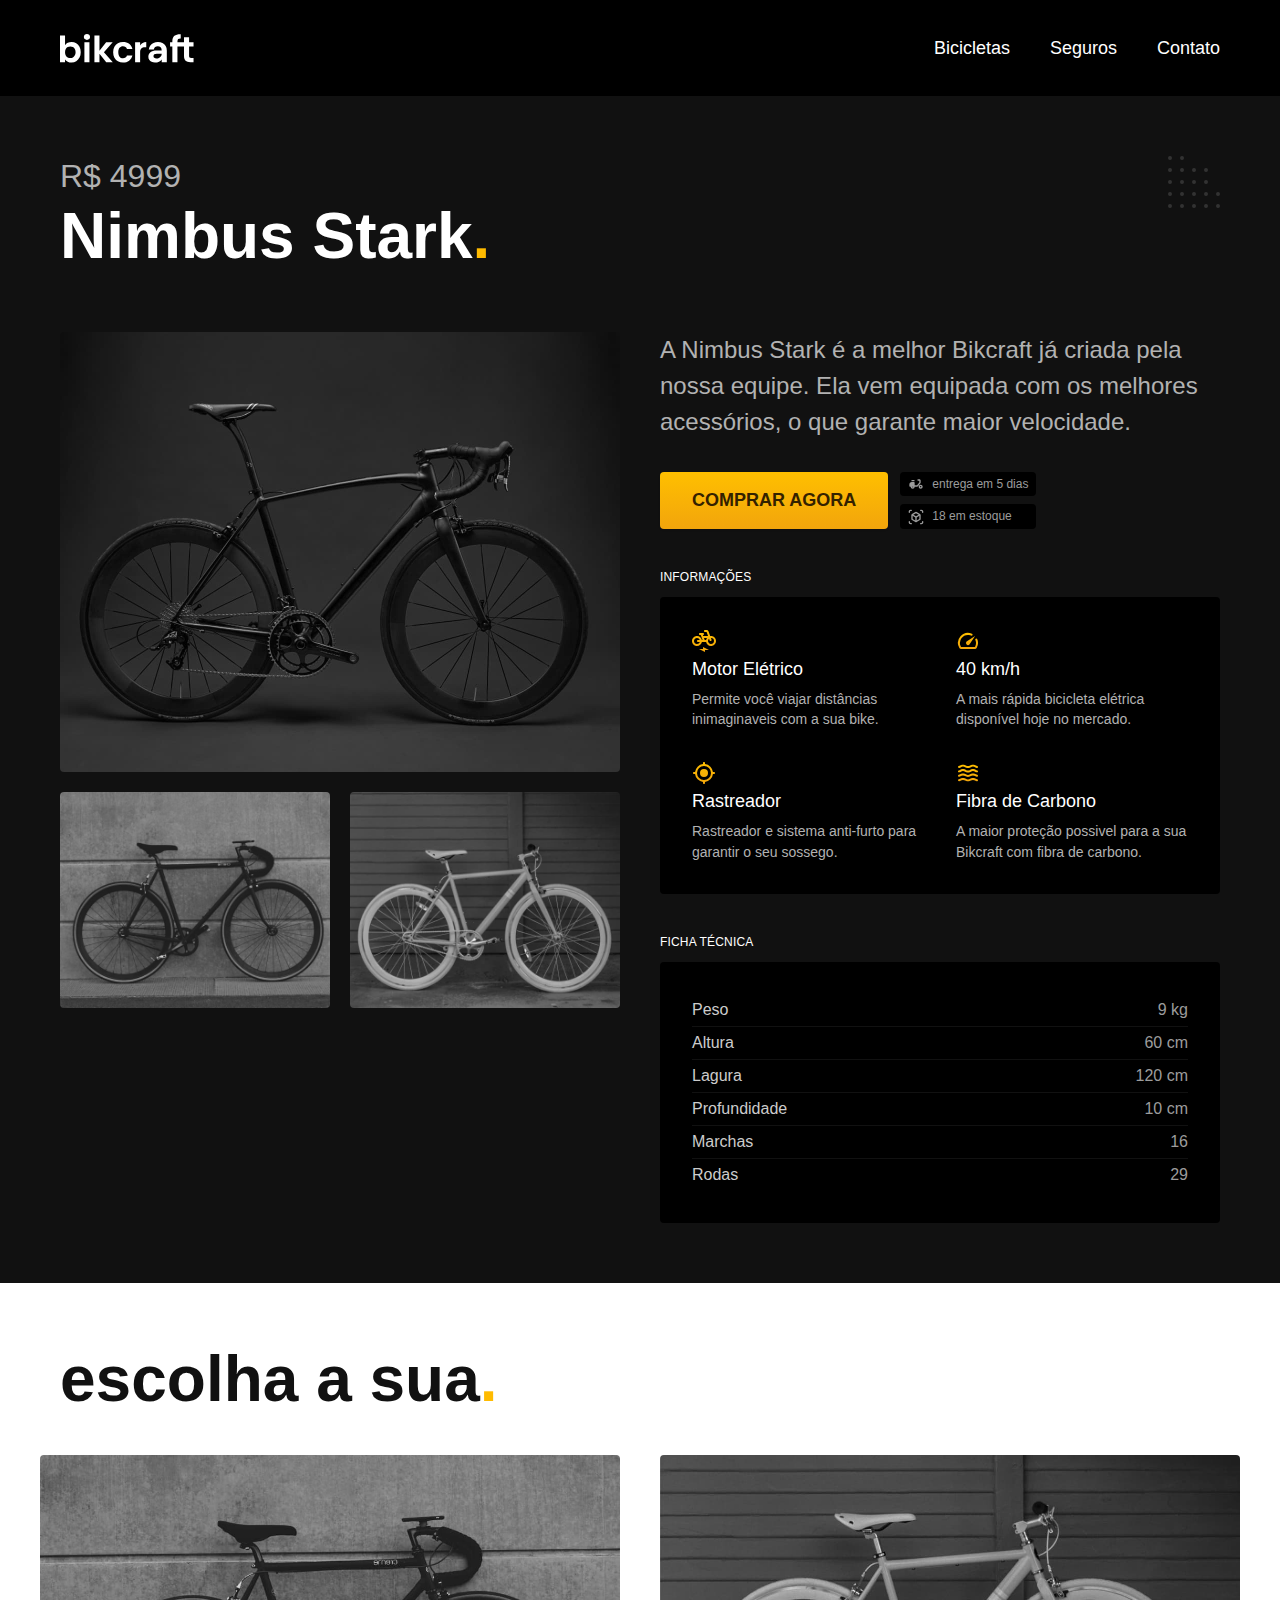
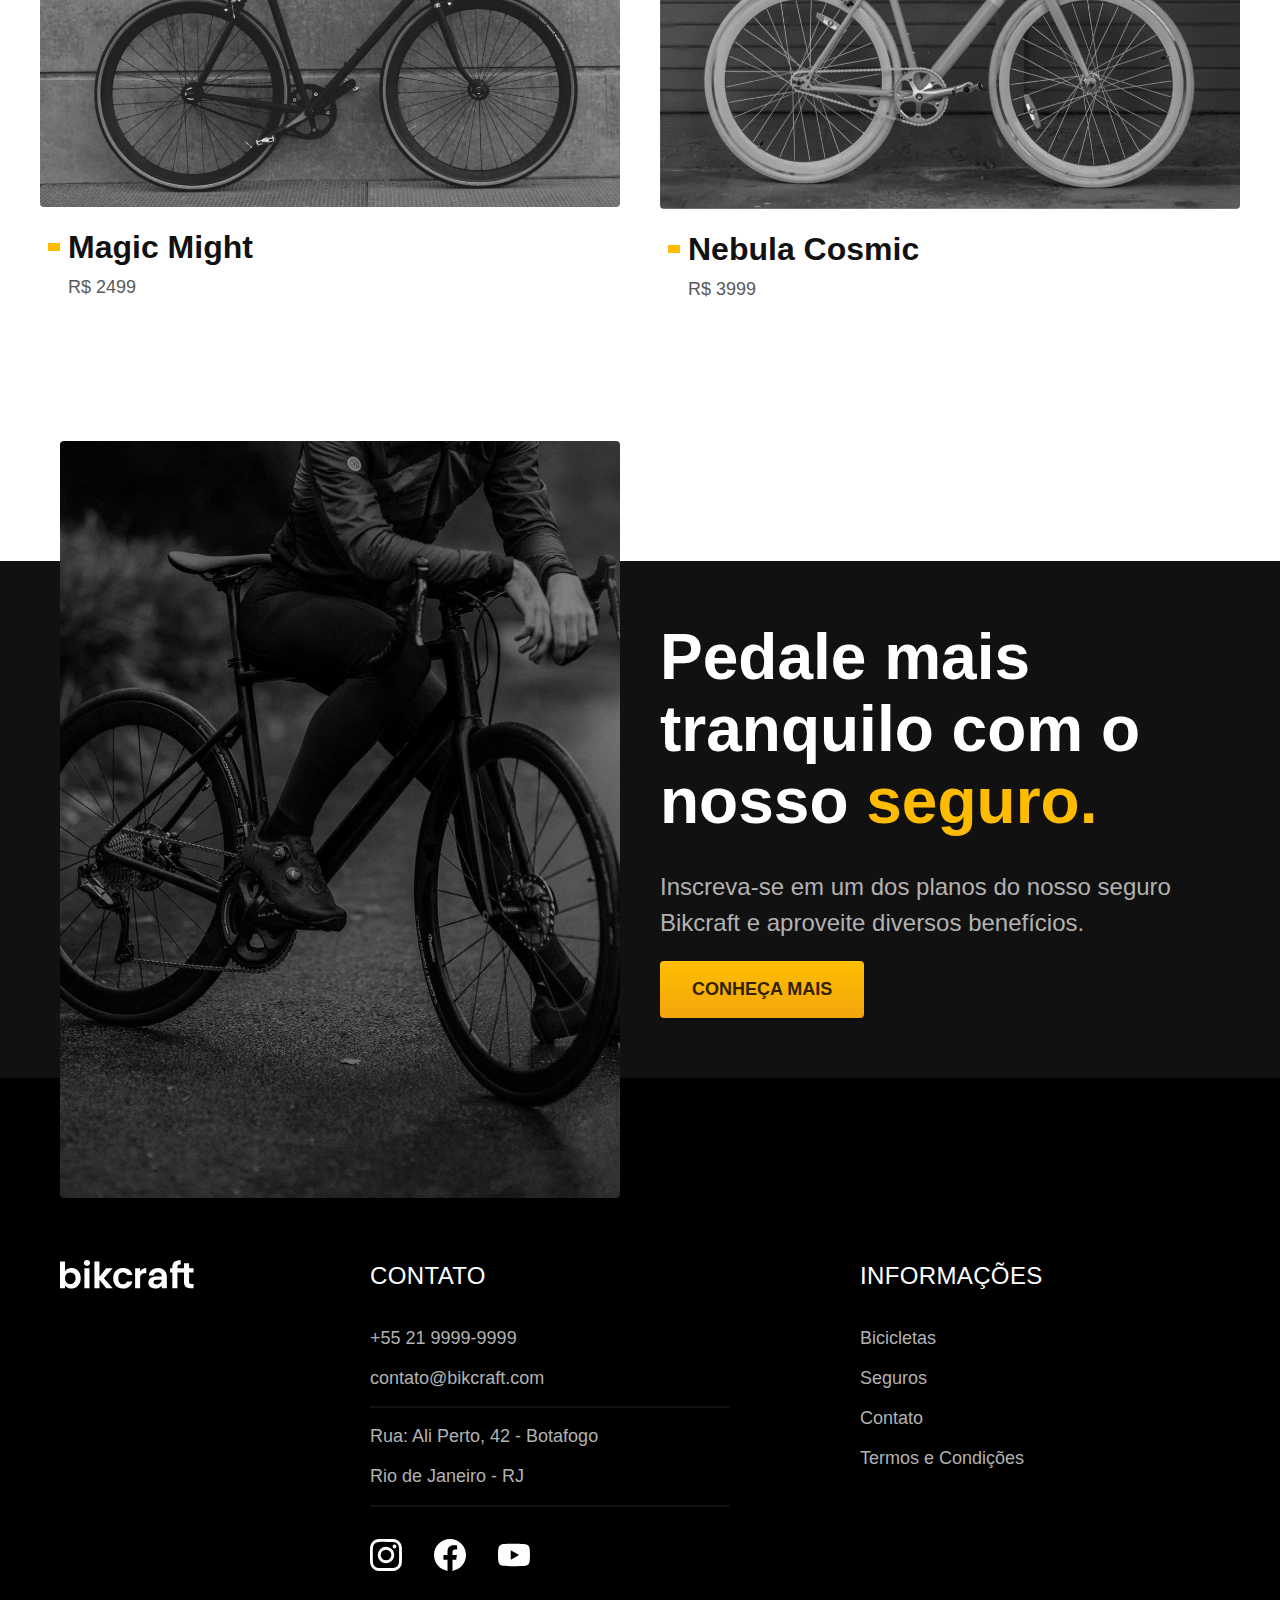
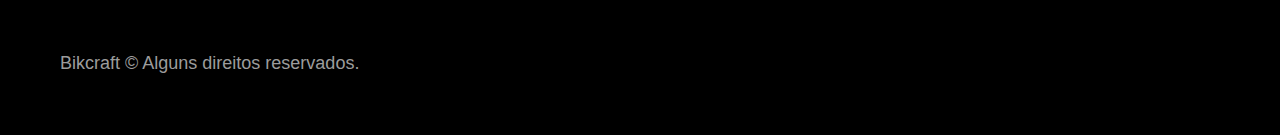
<file: bicicletas/nimbus.html>
<!DOCTYPE html>
<html lang="pt-br">

    <head>

        <meta charset="UTF-8">
        <meta name="viewport" content="width=device-width, initial-scale=1.0 shrink-to-fit=no">
        <meta name="author" content="Gabriel Felipe de Oliveira Rateiro">
        <meta name="description" content="A Nimbus Stark é a melhor Bikcraft já criada pela nossa equipe. Ela vem equipada com os melhores acessórios, o que garante maior velocidade. Gabriel Felipe de Oliveira Rateiro Bicicletas.">
       
        <!-- ? Link para o favicon -->
        <link rel="shortcut icon" href="../assets/icons/favicon.svg" type="image/x-icon">

        <!-- ? Link para o style.css - global -->
        <link rel="preload" href="../components/css/style.css" as="stylesheet">
        <link rel="stylesheet" href="../components/css/style.css">

        <!-- ? Link para as fonts -->
        <!-- <link rel="preconnect" href="https://fonts.googleapis.com">
        <link rel="preconnect" href="https://fonts.gstatic.com" crossorigin>
        <link href="https://fonts.googleapis.com/css2?family=Merriweather:ital,wght@1,900&family=Poppins:wght@400;600&family=Roboto:wght@400;500&display=swap" rel="stylesheet"> -->
        
        <title>Nimbus Stark | Bikcraft</title>

    </head>

    <body id="bicicleta">
        
        <header class="header-bg">

            <div class="container header">
              
                <a href="../index.html"><img src="../assets/icons/bikcraft.svg" width="136" height="32" alt="Logo-bikcraft"></a>
              
                <nav aria-label="navegacao-primaria">

                    <ul class="header-menu font-1-m cor-0">
                        <li><a href="../bicicletas.html">Bicicletas</a></li>
                        <li><a href="../seguros.html">Seguros</a></li>
                        <li><a href="../contato.html">Contato</a></li>
                    </ul>

                </nav>

            </div>

        </header>

        <main class="titulo-bg">

            <div>

                <div class="titulo container">

                    <p class="font-2-xl cor-5">R$ 4999</p>
                    <h1 class="font-1-xxl cor-0">Nimbus Stark<span class="cor-p1">.</span></h1>

                </div>

            </div>

            <div class="bicicleta container">

                <div class="bicicletas-imagens">

                    <img src="../assets/imgs/bicicleta/nimbus1.jpg" width="1120" height="880" alt="Nimbus Stark">
                    <img src="../assets/imgs/bicicleta/nimbus2.jpg" width="592" height="474" alt="Nimbus Stark">
                    <img src="../assets/imgs/bicicleta/nimbus3.jpg" width="592" height="472" alt="Nimbus Stark">

                </div>

                <div class="bicicleta-conteudo">

                    <p class="font-2-l cor-5">A Nimbus Stark é a melhor Bikcraft já criada pela nossa equipe. Ela vem equipada com os melhores acessórios, o que garante maior velocidade.</p>

                    <div class="bicicleta-comprar">

                        <a href="../orcamento.html" class="botao">Comprar Agora</a>
                        <span class="font-1-xs cor-6"><img src="../assets/icons/caracteristicas/entrega.svg" width="16" height="16" alt="">entrega em 5 dias</span>
                        <span class="font-1-xs cor-6"><img src="../assets/icons/caracteristicas/estoque.svg" width="16" height="16" alt="">18 em estoque</span>
                    
                    </div>

                    <h2 class="font-1-xs cor-0">Informações</h2>

                    <ul class="bicicleta-informacoes">

                        <li>
                            
                            <img src="../assets/icons/caracteristicas/eletrica.svg" width="24" height="24" alt="Elétrica">
                            <h3 class="font-1-m cor-0">Motor Elétrico</h3>
                            <p class="font-2-xs cor-5">Permite você viajar distâncias inimaginaveis com a sua bike.</p>
                        
                        </li>
                        
                        <li>
                        
                            <img src="../assets/icons/caracteristicas/velocidade.svg" width="24" height="24" alt="Velocímetro">
                            <h3 class="font-1-m cor-0">40 km/h</h3>
                            <p class="font-2-xs cor-5">A mais rápida bicicleta elétrica disponível hoje no mercado.</p>
                        
                        </li>
                        
                        <li>
                        
                            <img src="../assets/icons/caracteristicas/rastreador.svg" width="24" height="24" alt="Rastreador">
                            <h3 class="font-1-m cor-0">Rastreador</h3>
                            <p class="font-2-xs cor-5">Rastreador e sistema anti-furto para garantir o seu sossego.</p>
                        
                        </li>

                        <li>

                            <img src="../assets/icons/caracteristicas/carbono.svg" width="24" height="24" alt="Carbono">
                            <h3 class="font-1-m cor-0">Fibra de Carbono</h3>
                            <p class="font-2-xs cor-5">A maior proteção possivel para a sua Bikcraft com fibra de carbono.</p>

                        </li>

                    </ul>

                    <h2 class="font-1-xs cor-0">Ficha Técnica</h2>

                    <ul class="bicicleta-ficha font-2-s cor-4">

                        <li>Peso<span>9 kg</span></li>
                        <li>Altura<span>60 cm</span></li>
                        <li>Lagura<span>120 cm</span></li>
                        <li>Profundidade<span>10 cm</span></li>
                        <li>Marchas<span>16</span></li>
                        <li>Rodas<span>29</span></li>

                    </ul>
                    
                </div>

            </div>

        </main>

        <article class="bicicletas-lista container">

            <h2 class="container font-1-xxl">escolha a sua<span class="cor-p1">.</span></h2>
            
            <ul>
                <li>
                    <a href="./magic.html">
                        <img src="../assets/imgs/bicicletas/bicicleta2.jpg" width="1120" height="680" alt="Bicleta preta.">
                        <h3 class="font-1-xl">Magic Might</h3>
                        <span class="font-2-m cor-8">R$ 2499</span>
                    </a>
                </li>

                <li>
                    <a href="./nebula.html">
                        <img src="../assets/imgs/bicicletas/bicicleta3.jpg" width="1120" height="684" alt="">
                        <h3 class="font-1-xl">Nebula Cosmic</h3>
                        <span class="font-2-m cor-8">R$ 3999</span>
                    </a>
                </li>

            </ul>

        </article>

        <article class="seguro-bg">

            <div class="seguro container">

                <div class="seguro-imagem">

                    <img src="../assets/imgs/fotos/seguros.jpg" width="1360" height="1512" alt="Pessoa para encima da bicicleta.">

                </div>

                <div class="seguro-conteudo">

                    <h2 class="font-1-xxl cor-0">Pedale mais tranquilo com o nosso<span class="cor-p1"> seguro.</span></h2>
                    <p class="font-2-l cor-5">Inscreva-se em um dos planos do nosso seguro Bikcraft e aproveite diversos benefícios.</p>
                    <a href="../seguros.html" class="botao">Conheça Mais</a>
                
                </div>
            
            </div>

        </article>

        <footer class="footer-bg">

            <div class="footer container">

                <a href="../index.html"><img src="../assets/icons/bikcraft.svg" width="136" height="32" alt="Logo Bikcraft"></a>

                <div class="footer-contato">

                    <h3 class="font-2-l-b cor-0">Contato</h3>

                    <ul class="font-2-m cor-5">

                        <li><a href="tel:+552199999999"> +55 21 9999-9999</a></li>
                        <li><a href="mailto:contato@bikcraft.com">contato@bikcraft.com</a></li>
                        <li>Rua: Ali Perto, 42 - Botafogo</li>
                        <li>Rio de Janeiro - RJ</li>

                    </ul>
                    
                    <div class="footer-redes">
    
                        <a href="./">
    
                            <img src="../assets/icons/redes/instagram.svg" width="32" height="32" alt="Instagram">
    
                        </a>
    
                        <a href="./">
    
                            <img src="../assets/icons/redes/facebook.svg" width="32" height="32" alt="Facebook">
    
    
                        </a>
    
                        <a href="./">
    
                            <img src="../assets/icons/redes/youtube.svg" width="32" height="32" alt="Youtube">
    
                        </a>
    
                    </div>

                </div>


                <div class="footer-informacoes">

                    <h3 class="font-2-l-b cor-0">Informações</h3>

                    <nav aria-label="Nevegação Secundárias">

                        <ul class="font-1-m cor-5">

                            <li><a href="../bicicletas.html">Bicicletas</a></li>
                            <li><a href="../seguros.html">Seguros</a></li>
                            <li><a href="../contato.html">Contato</a></li>
                            <li><a href="../termos.html">Termos e Condições</a></li>

                        </ul>

                    </nav>
                    
                </div>

                <p class="footer-copy font-2-m cor-6">Bikcraft &copy; Alguns direitos reservados.</p>

            </div>

        </footer>

    </body>

</html>
</file>
<file: components/css/style.css>
@import "./global/global.css";
@import "./utilitarios/tipografias.css";
@import "./utilitarios/cores.css";


@import "./global/header.css";
@import "./global/footer.css";


/* ? Utilidades */
@import "./utilitarios/componentes.css";
@import "./utilitarios/formulario.css";


/* ? Home */
@import "./home/introducao.css";
@import "./home/tecnologias.css";
@import "./home/parceiros.css";
@import "./home/depoimento.css";

/* ? Bicicletas */
@import "./bicicletas/bicicletas-lista.css";
@import "./bicicletas/bicicletas.css";

/* ? Bicicleta */
@import "./bicicleta/bicicleta.css";
@import "./bicicleta/seguro.css";

/* ? Seguros */
@import "./seguros/seguros.css";
@import "./seguros/vantagens.css";
@import "./seguros/perguntas.css";

/* ? Contato */
@import "./contato/contato.css";
@import "./contato/lojas.css";

/* ? Orçamento */
@import "./orcamento/orcamento.css";

/* ? Termos */
@import "./termos/termos.css";
</file>
